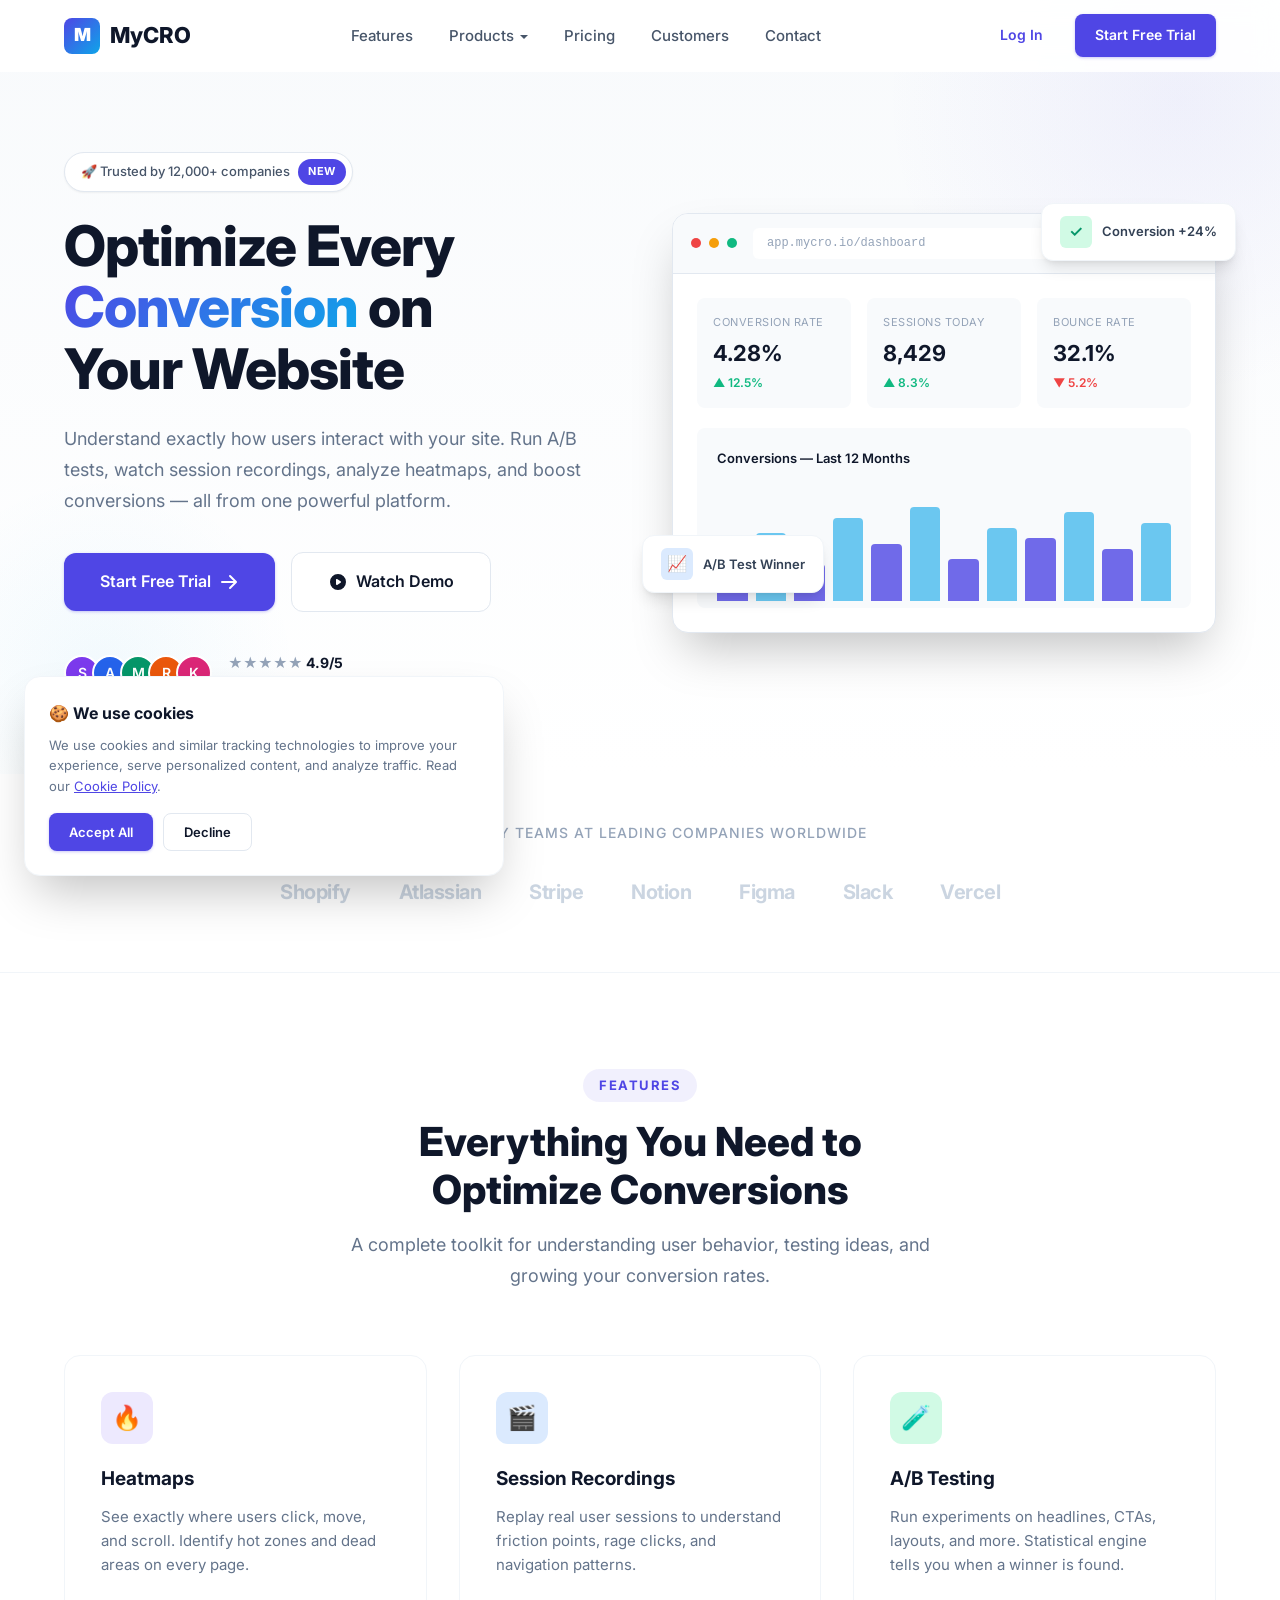
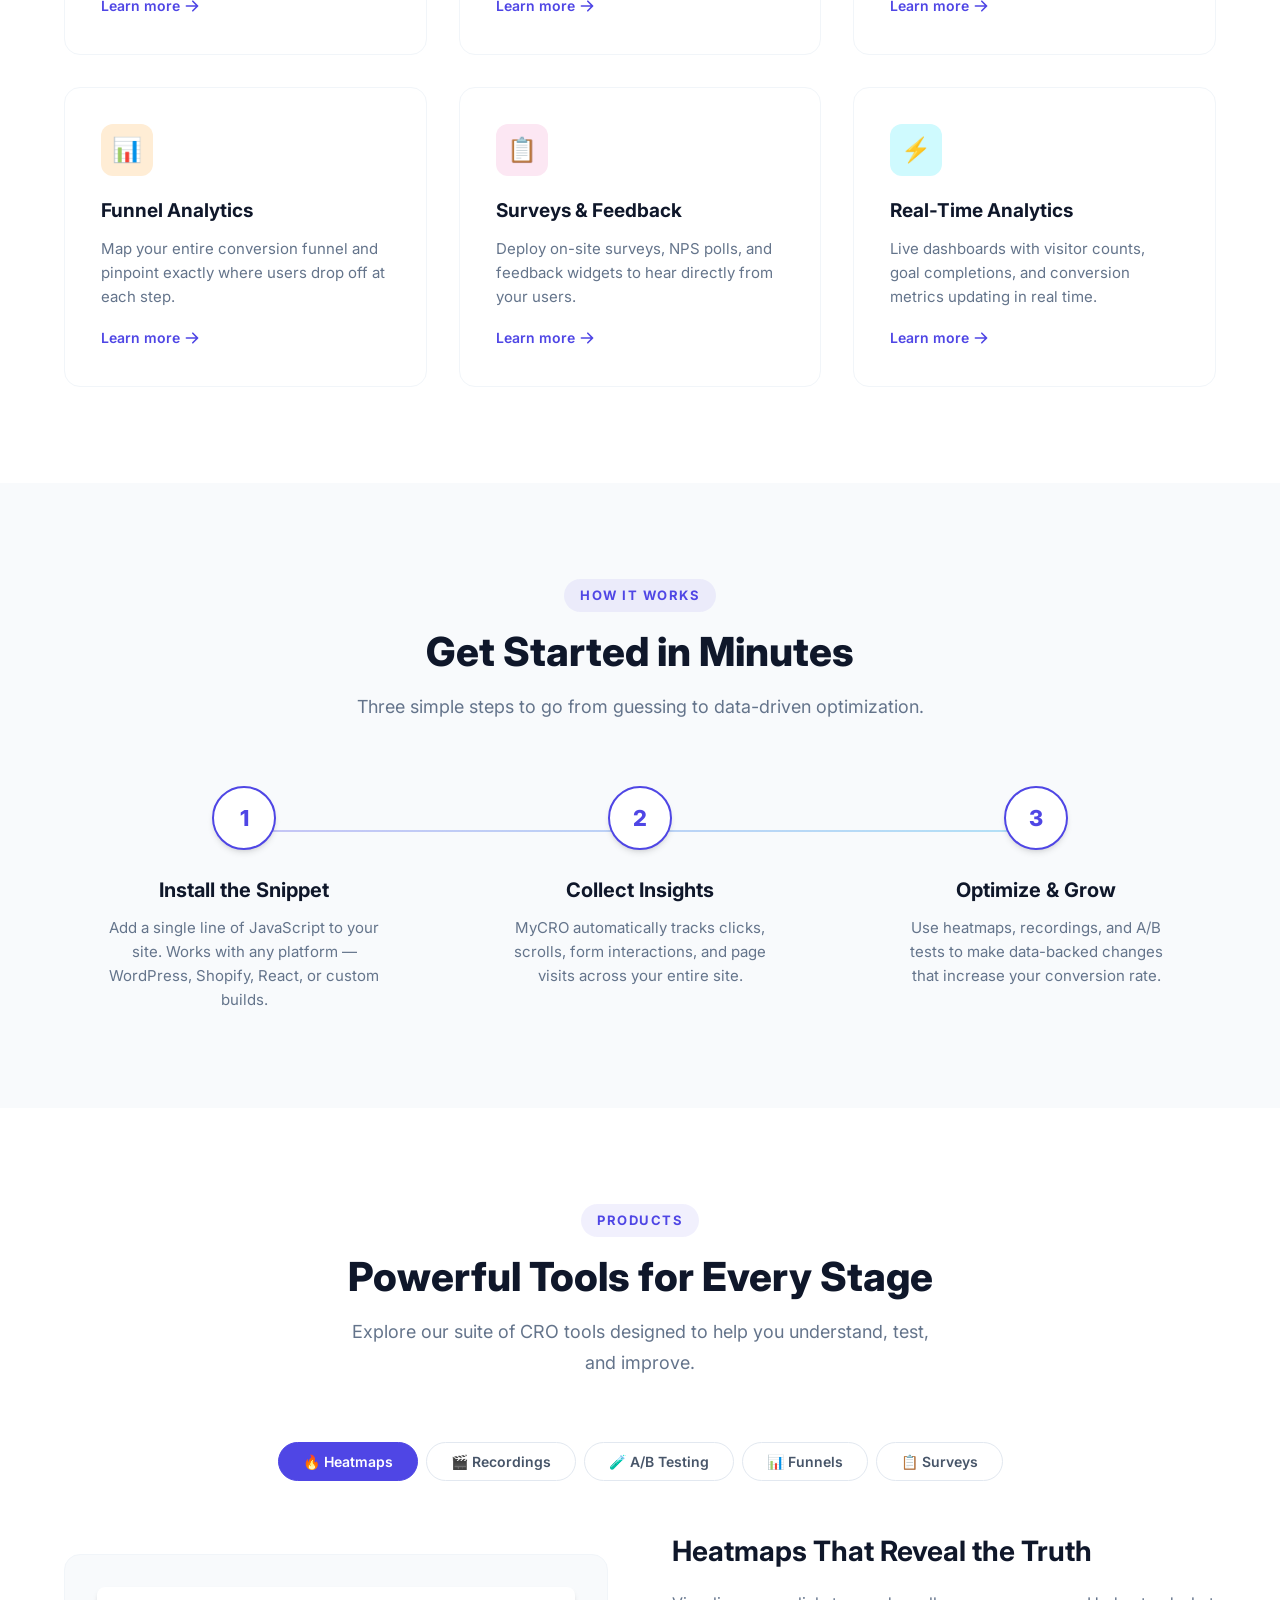
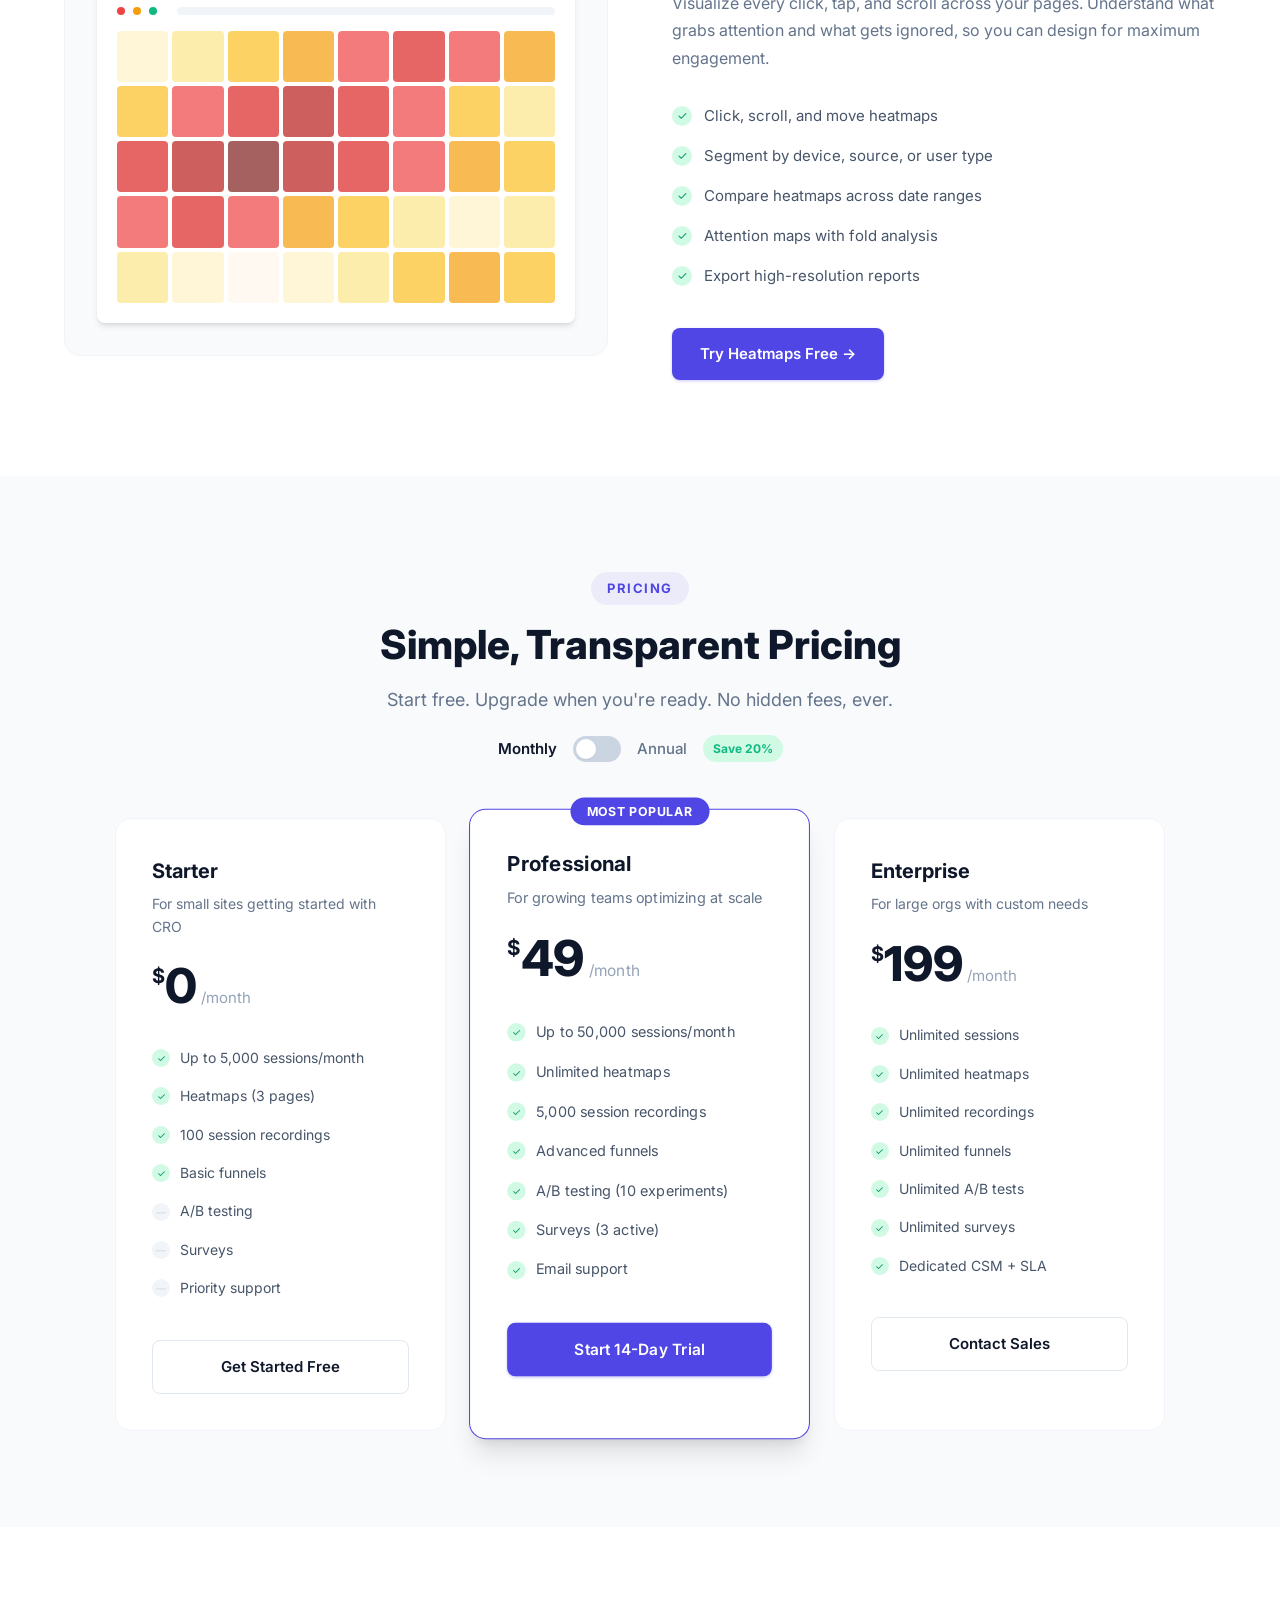
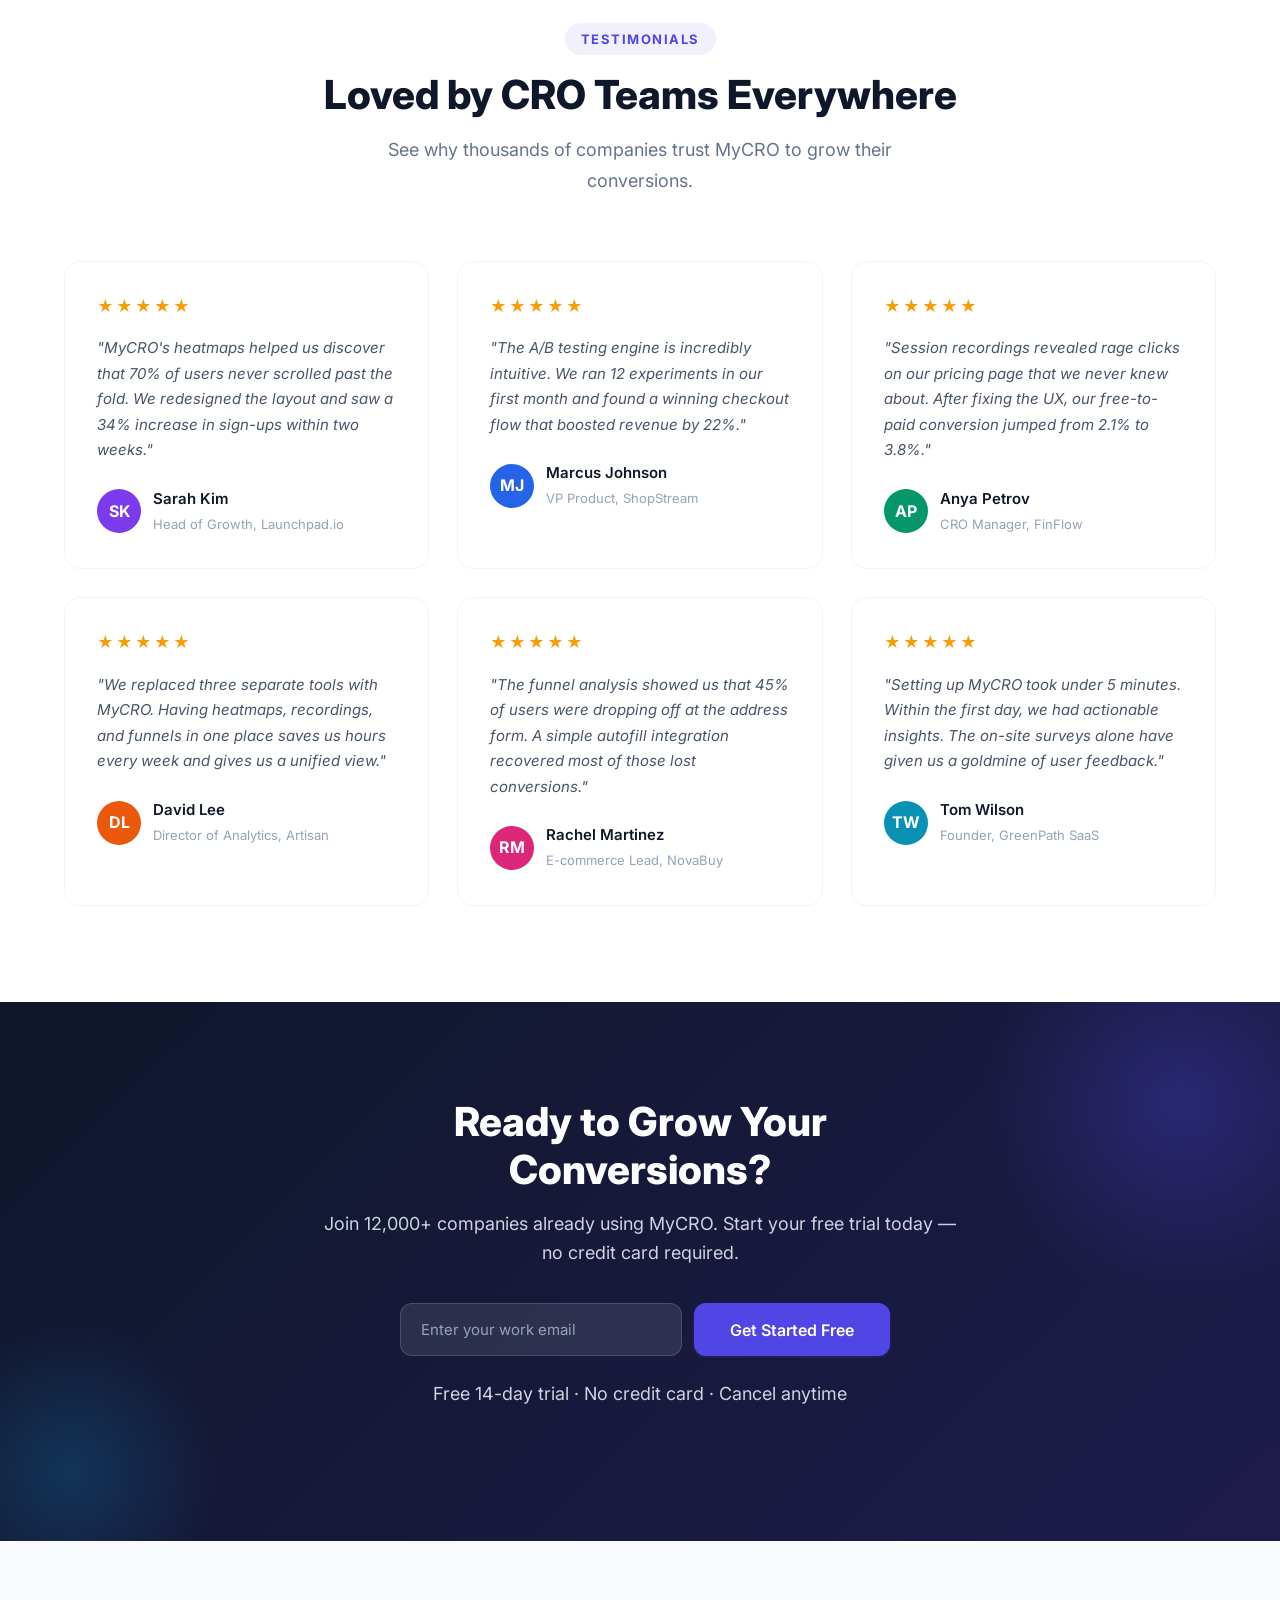
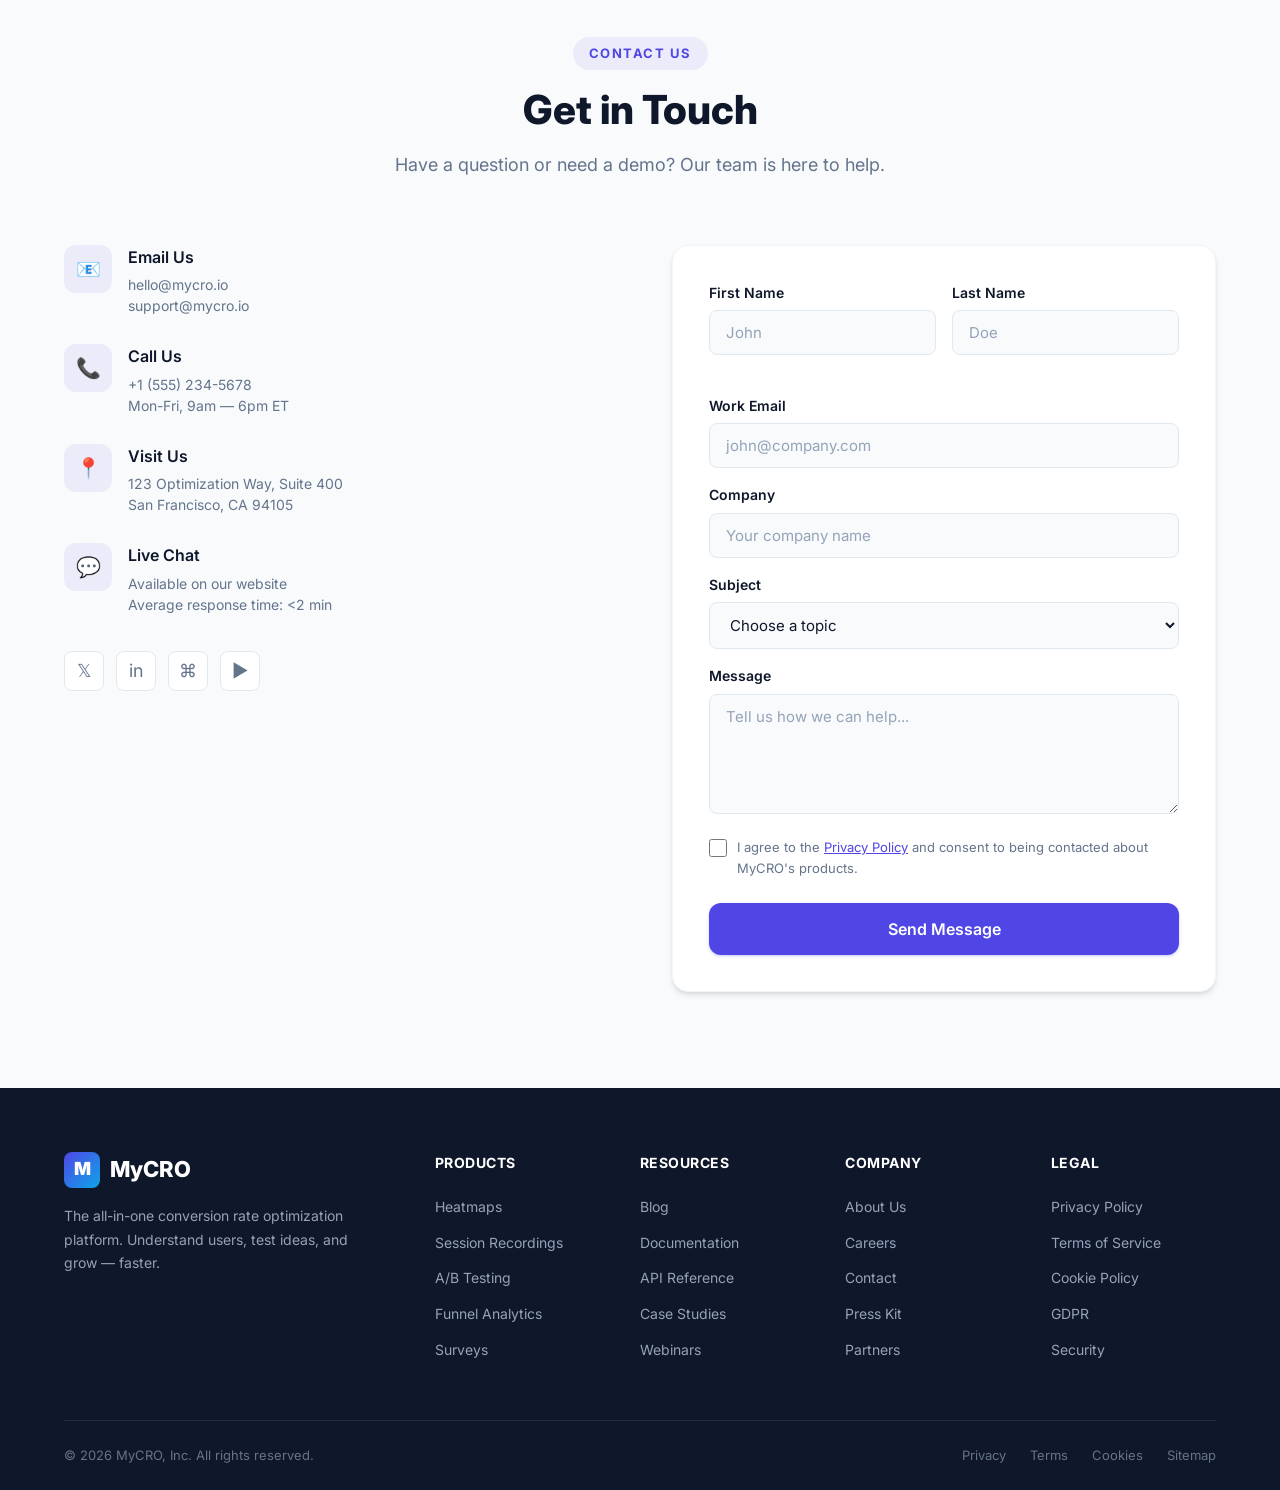
<file: index.html>
<!DOCTYPE html>
<html lang="en">
<head>
  <script type="text/javascript">(function(w,s){var e=document.createElement("script");e.type="text/javascript";e.async=true;e.src="https://d2x98wp00fzbc2.cloudfront.net/js/arunorg/6f42de40696c45cca4c8b97290031681.js";var x=document.getElementsByTagName("script")[0];x.parentNode.insertBefore(e,x);})(window,"script");</script>
  <meta charset="UTF-8">
  <meta name="viewport" content="width=device-width, initial-scale=1.0">
  <meta name="description" content="MyCRO — The all-in-one conversion rate optimization platform. Heatmaps, A/B testing, session recordings, funnels & more to grow your business.">
  <meta name="keywords" content="CRO, conversion rate optimization, heatmaps, A/B testing, session recordings, analytics">
  <meta name="author" content="MyCRO">
  <title>MyCRO — Conversion Rate Optimization Platform</title>

  <!-- Favicon -->
  <link rel="icon" href="data:image/svg+xml,<svg xmlns='http://www.w3.org/2000/svg' viewBox='0 0 100 100'><rect rx='16' width='100' height='100' fill='%234f46e5'/><text x='50' y='68' font-size='52' font-weight='bold' text-anchor='middle' fill='white'>M</text></svg>">

  <!-- Google Fonts - Inter -->
  <link rel="preconnect" href="https://fonts.googleapis.com">
  <link rel="preconnect" href="https://fonts.gstatic.com" crossorigin>
  <link href="https://fonts.googleapis.com/css2?family=Inter:wght@400;500;600;700;800;900&display=swap" rel="stylesheet">

  <!-- Styles -->
  <link rel="stylesheet" href="css/styles.css">
</head>
<body>

  <!-- ========== HEADER ========== -->
  <header class="header" id="header">
    <div class="container">
      <a href="#" class="logo" id="header-logo">
        <div class="logo-icon">M</div>
        MyCRO
      </a>

      <!-- Desktop Navigation -->
      <nav class="nav-desktop" id="nav-desktop">
        <a href="#features" id="nav-features">Features</a>
        <div class="nav-dropdown">
          <a href="#products" id="nav-products">Products</a>
          <div class="nav-dropdown-menu">
            <a href="#products" data-tab-target="heatmaps" id="nav-dropdown-heatmaps">
              <div class="nav-dropdown-icon heatmap">🔥</div>
              <div class="nav-dropdown-text">
                <strong>Heatmaps</strong>
                <span>Visualize user clicks & scrolls</span>
              </div>
            </a>
            <a href="#products" data-tab-target="recordings" id="nav-dropdown-recordings">
              <div class="nav-dropdown-icon recordings">🎬</div>
              <div class="nav-dropdown-text">
                <strong>Session Recordings</strong>
                <span>Replay real user sessions</span>
              </div>
            </a>
            <a href="#products" data-tab-target="abtesting" id="nav-dropdown-abtesting">
              <div class="nav-dropdown-icon ab-testing">🧪</div>
              <div class="nav-dropdown-text">
                <strong>A/B Testing</strong>
                <span>Test & optimize variations</span>
              </div>
            </a>
            <a href="#products" data-tab-target="funnels" id="nav-dropdown-funnels">
              <div class="nav-dropdown-icon funnels">📊</div>
              <div class="nav-dropdown-text">
                <strong>Funnel Analysis</strong>
                <span>Find conversion drop-offs</span>
              </div>
            </a>
            <a href="#products" data-tab-target="surveys" id="nav-dropdown-surveys">
              <div class="nav-dropdown-icon surveys">📋</div>
              <div class="nav-dropdown-text">
                <strong>Surveys & Feedback</strong>
                <span>Collect user insights</span>
              </div>
            </a>
          </div>
        </div>
        <a href="#pricing" id="nav-pricing">Pricing</a>
        <a href="#testimonials" id="nav-customers">Customers</a>
        <a href="#contact" id="nav-contact">Contact</a>
      </nav>

      <!-- Header Actions -->
      <div class="header-actions">
        <a href="#" class="btn btn-ghost btn-sm" id="header-login-btn">Log In</a>
        <a href="#contact" class="btn btn-primary btn-sm" id="header-free-trial-btn">Start Free Trial</a>
        <button class="mobile-menu-btn" id="mobile-menu-toggle" aria-label="Toggle navigation">
          <span></span>
          <span></span>
          <span></span>
        </button>
      </div>
    </div>

  </header>

  <!-- Mobile Navigation (outside header so backdrop-filter doesn't trap it) -->
  <nav class="nav-mobile" id="nav-mobile">
    <a href="#features" id="mobile-nav-features">Features</a>
    <a href="#products" id="mobile-nav-products">Products</a>
    <a href="#pricing" id="mobile-nav-pricing">Pricing</a>
    <a href="#testimonials" id="mobile-nav-customers">Customers</a>
    <a href="#contact" id="mobile-nav-contact">Contact</a>
    <a href="contact.html" id="mobile-nav-contact-page">Contact Page</a>
    <div class="mobile-cta">
      <a href="#" class="btn btn-secondary" id="mobile-login-btn">Log In</a>
      <a href="#contact" class="btn btn-primary" id="mobile-free-trial-btn">Start Free Trial</a>
    </div>
  </nav>

  <!-- ========== HERO ========== -->
  <section class="hero" id="home">
    <div class="container">
      <div class="hero-content">
        <div class="hero-text">
          <div class="hero-badge">
            🚀 Trusted by 12,000+ companies
            <span class="hero-badge-tag">New</span>
          </div>
          <h1>
            Optimize Every<br>
            <span class="gradient-text">Conversion</span> on<br>
            Your Website
          </h1>
          <p class="hero-description">
            Understand exactly how users interact with your site. Run A/B tests, 
            watch session recordings, analyze heatmaps, and boost conversions — all from one powerful platform.
          </p>
          <div class="hero-cta">
            <a href="#contact" class="btn btn-primary btn-lg" id="hero-start-free-trial-btn">
              Start Free Trial
              <svg class="btn-icon" viewBox="0 0 20 20" fill="currentColor"><path fill-rule="evenodd" d="M10.293 3.293a1 1 0 011.414 0l6 6a1 1 0 010 1.414l-6 6a1 1 0 01-1.414-1.414L14.586 11H3a1 1 0 110-2h11.586l-4.293-4.293a1 1 0 010-1.414z" clip-rule="evenodd"/></svg>
            </a>
            <a href="#products" class="btn btn-secondary btn-lg" id="hero-watch-demo-btn">
              <svg class="btn-icon" viewBox="0 0 20 20" fill="currentColor"><path fill-rule="evenodd" d="M10 18a8 8 0 100-16 8 8 0 000 16zM9.555 7.168A1 1 0 008 8v4a1 1 0 001.555.832l3-2a1 1 0 000-1.664l-3-2z" clip-rule="evenodd"/></svg>
              Watch Demo
            </a>
          </div>
          <div class="hero-social-proof">
            <div class="hero-avatars">
              <div class="avatar" style="background: #7c3aed;">S</div>
              <div class="avatar" style="background: #2563eb;">A</div>
              <div class="avatar" style="background: #059669;">M</div>
              <div class="avatar" style="background: #ea580c;">R</div>
              <div class="avatar" style="background: #db2777;">K</div>
            </div>
            <div class="hero-social-proof-text">
              <strong><span class="hero-stars">★★★★★</span> 4.9/5</strong>
              <span>from 2,400+ reviews</span>
            </div>
          </div>
        </div>

        <!-- Hero Dashboard Visual -->
        <div class="hero-visual">
          <div class="hero-dashboard">
            <div class="hero-dashboard-topbar">
              <div class="hero-dashboard-dot"></div>
              <div class="hero-dashboard-dot"></div>
              <div class="hero-dashboard-dot"></div>
              <div class="hero-dashboard-url">app.mycro.io/dashboard</div>
            </div>
            <div class="hero-dashboard-body">
              <div class="dashboard-stats">
                <div class="dashboard-stat-card">
                  <div class="label">Conversion Rate</div>
                  <div class="value">4.28%</div>
                  <div class="change positive">▲ 12.5%</div>
                </div>
                <div class="dashboard-stat-card">
                  <div class="label">Sessions Today</div>
                  <div class="value">8,429</div>
                  <div class="change positive">▲ 8.3%</div>
                </div>
                <div class="dashboard-stat-card">
                  <div class="label">Bounce Rate</div>
                  <div class="value">32.1%</div>
                  <div class="change negative">▼ 5.2%</div>
                </div>
              </div>
              <div class="dashboard-chart">
                <div class="dashboard-chart-title">Conversions — Last 12 Months</div>
                <div class="chart-bars">
                  <div class="chart-bar primary" style="height:10%"></div>
                  <div class="chart-bar secondary" style="height:10%"></div>
                  <div class="chart-bar primary" style="height:10%"></div>
                  <div class="chart-bar secondary" style="height:10%"></div>
                  <div class="chart-bar primary" style="height:10%"></div>
                  <div class="chart-bar secondary" style="height:10%"></div>
                  <div class="chart-bar primary" style="height:10%"></div>
                  <div class="chart-bar secondary" style="height:10%"></div>
                  <div class="chart-bar primary" style="height:10%"></div>
                  <div class="chart-bar secondary" style="height:10%"></div>
                  <div class="chart-bar primary" style="height:10%"></div>
                  <div class="chart-bar secondary" style="height:10%"></div>
                </div>
              </div>
            </div>
          </div>
          <!-- Floating badges -->
          <div class="hero-float float-1">
            <div class="hero-float-icon green">✓</div>
            <span>Conversion +24%</span>
          </div>
          <div class="hero-float float-2">
            <div class="hero-float-icon blue">📈</div>
            <span>A/B Test Winner</span>
          </div>
        </div>
      </div>
    </div>
  </section>

  <!-- ========== BRANDS ========== -->
  <section class="brands">
    <div class="container">
      <p class="brands-title">Trusted by teams at leading companies worldwide</p>
      <div class="brands-grid">
        <div class="brand-logo">Shopify</div>
        <div class="brand-logo">Atlassian</div>
        <div class="brand-logo">Stripe</div>
        <div class="brand-logo">Notion</div>
        <div class="brand-logo">Figma</div>
        <div class="brand-logo">Slack</div>
        <div class="brand-logo">Vercel</div>
      </div>
    </div>
  </section>

  <!-- ========== FEATURES ========== -->
  <section class="features section" id="features">
    <div class="container">
      <div class="features-header">
        <span class="section-label">Features</span>
        <h2 class="section-title">Everything You Need to<br>Optimize Conversions</h2>
        <p class="section-subtitle mx-auto">
          A complete toolkit for understanding user behavior, testing ideas, and growing your conversion rates.
        </p>
      </div>

      <div class="features-grid">
        <div class="feature-card" id="feature-card-heatmaps">
          <div class="feature-icon purple">🔥</div>
          <h3>Heatmaps</h3>
          <p>See exactly where users click, move, and scroll. Identify hot zones and dead areas on every page.</p>
          <a href="#products" class="feature-link" id="feature-heatmaps-learn-more">
            Learn more
            <svg viewBox="0 0 20 20" fill="currentColor"><path fill-rule="evenodd" d="M10.293 3.293a1 1 0 011.414 0l6 6a1 1 0 010 1.414l-6 6a1 1 0 01-1.414-1.414L14.586 11H3a1 1 0 110-2h11.586l-4.293-4.293a1 1 0 010-1.414z" clip-rule="evenodd"/></svg>
          </a>
        </div>

        <div class="feature-card" id="feature-card-recordings">
          <div class="feature-icon blue">🎬</div>
          <h3>Session Recordings</h3>
          <p>Replay real user sessions to understand friction points, rage clicks, and navigation patterns.</p>
          <a href="#products" class="feature-link" id="feature-recordings-learn-more">
            Learn more
            <svg viewBox="0 0 20 20" fill="currentColor"><path fill-rule="evenodd" d="M10.293 3.293a1 1 0 011.414 0l6 6a1 1 0 010 1.414l-6 6a1 1 0 01-1.414-1.414L14.586 11H3a1 1 0 110-2h11.586l-4.293-4.293a1 1 0 010-1.414z" clip-rule="evenodd"/></svg>
          </a>
        </div>

        <div class="feature-card" id="feature-card-abtesting">
          <div class="feature-icon green">🧪</div>
          <h3>A/B Testing</h3>
          <p>Run experiments on headlines, CTAs, layouts, and more. Statistical engine tells you when a winner is found.</p>
          <a href="#products" class="feature-link" id="feature-abtesting-learn-more">
            Learn more
            <svg viewBox="0 0 20 20" fill="currentColor"><path fill-rule="evenodd" d="M10.293 3.293a1 1 0 011.414 0l6 6a1 1 0 010 1.414l-6 6a1 1 0 01-1.414-1.414L14.586 11H3a1 1 0 110-2h11.586l-4.293-4.293a1 1 0 010-1.414z" clip-rule="evenodd"/></svg>
          </a>
        </div>

        <div class="feature-card" id="feature-card-funnels">
          <div class="feature-icon orange">📊</div>
          <h3>Funnel Analytics</h3>
          <p>Map your entire conversion funnel and pinpoint exactly where users drop off at each step.</p>
          <a href="#products" class="feature-link" id="feature-funnels-learn-more">
            Learn more
            <svg viewBox="0 0 20 20" fill="currentColor"><path fill-rule="evenodd" d="M10.293 3.293a1 1 0 011.414 0l6 6a1 1 0 010 1.414l-6 6a1 1 0 01-1.414-1.414L14.586 11H3a1 1 0 110-2h11.586l-4.293-4.293a1 1 0 010-1.414z" clip-rule="evenodd"/></svg>
          </a>
        </div>

        <div class="feature-card" id="feature-card-surveys">
          <div class="feature-icon pink">📋</div>
          <h3>Surveys & Feedback</h3>
          <p>Deploy on-site surveys, NPS polls, and feedback widgets to hear directly from your users.</p>
          <a href="#products" class="feature-link" id="feature-surveys-learn-more">
            Learn more
            <svg viewBox="0 0 20 20" fill="currentColor"><path fill-rule="evenodd" d="M10.293 3.293a1 1 0 011.414 0l6 6a1 1 0 010 1.414l-6 6a1 1 0 01-1.414-1.414L14.586 11H3a1 1 0 110-2h11.586l-4.293-4.293a1 1 0 010-1.414z" clip-rule="evenodd"/></svg>
          </a>
        </div>

        <div class="feature-card" id="feature-card-analytics">
          <div class="feature-icon cyan">⚡</div>
          <h3>Real-Time Analytics</h3>
          <p>Live dashboards with visitor counts, goal completions, and conversion metrics updating in real time.</p>
          <a href="#products" class="feature-link" id="feature-analytics-learn-more">
            Learn more
            <svg viewBox="0 0 20 20" fill="currentColor"><path fill-rule="evenodd" d="M10.293 3.293a1 1 0 011.414 0l6 6a1 1 0 010 1.414l-6 6a1 1 0 01-1.414-1.414L14.586 11H3a1 1 0 110-2h11.586l-4.293-4.293a1 1 0 010-1.414z" clip-rule="evenodd"/></svg>
          </a>
        </div>
      </div>
    </div>
  </section>

  <!-- ========== HOW IT WORKS ========== -->
  <section class="how-it-works section" id="how-it-works">
    <div class="container">
      <div class="how-it-works-header">
        <span class="section-label">How It Works</span>
        <h2 class="section-title">Get Started in Minutes</h2>
        <p class="section-subtitle mx-auto">
          Three simple steps to go from guessing to data-driven optimization.
        </p>
      </div>

      <div class="steps-grid">
        <div class="step-card">
          <div class="step-number">1</div>
          <h3>Install the Snippet</h3>
          <p>Add a single line of JavaScript to your site. Works with any platform — WordPress, Shopify, React, or custom builds.</p>
        </div>
        <div class="step-card">
          <div class="step-number">2</div>
          <h3>Collect Insights</h3>
          <p>MyCRO automatically tracks clicks, scrolls, form interactions, and page visits across your entire site.</p>
        </div>
        <div class="step-card">
          <div class="step-number">3</div>
          <h3>Optimize & Grow</h3>
          <p>Use heatmaps, recordings, and A/B tests to make data-backed changes that increase your conversion rate.</p>
        </div>
      </div>
    </div>
  </section>

  <!-- ========== PRODUCTS ========== -->
  <section class="products section" id="products">
    <div class="container">
      <div class="products-header">
        <span class="section-label">Products</span>
        <h2 class="section-title">Powerful Tools for Every Stage</h2>
        <p class="section-subtitle mx-auto">
          Explore our suite of CRO tools designed to help you understand, test, and improve.
        </p>
      </div>

      <!-- Product Tabs -->
      <div class="products-tabs">
        <button class="product-tab active" data-tab="heatmaps" id="product-tab-heatmaps">🔥 Heatmaps</button>
        <button class="product-tab" data-tab="recordings" id="product-tab-recordings">🎬 Recordings</button>
        <button class="product-tab" data-tab="abtesting" id="product-tab-abtesting">🧪 A/B Testing</button>
        <button class="product-tab" data-tab="funnels" id="product-tab-funnels">📊 Funnels</button>
        <button class="product-tab" data-tab="surveys" id="product-tab-surveys">📋 Surveys</button>
      </div>

      <!-- Heatmaps Content -->
      <div class="product-content active" data-tab="heatmaps">
        <div class="product-visual">
          <div class="product-mockup">
            <div class="heatmap-mockup">
              <div class="heatmap-mockup-header">
                <div class="heatmap-dot" style="background:#ef4444;"></div>
                <div class="heatmap-dot" style="background:#f59e0b;"></div>
                <div class="heatmap-dot" style="background:#10b981;"></div>
                <div class="heatmap-bar" style="flex:1; margin-left:12px;"></div>
              </div>
              <div class="heatmap-grid">
                <div class="heatmap-cell" style="background:#fef3c7;"></div>
                <div class="heatmap-cell" style="background:#fde68a;"></div>
                <div class="heatmap-cell" style="background:#fbbf24;"></div>
                <div class="heatmap-cell" style="background:#f59e0b;"></div>
                <div class="heatmap-cell" style="background:#ef4444;"></div>
                <div class="heatmap-cell" style="background:#dc2626;"></div>
                <div class="heatmap-cell" style="background:#ef4444;"></div>
                <div class="heatmap-cell" style="background:#f59e0b;"></div>
                <div class="heatmap-cell" style="background:#fbbf24;"></div>
                <div class="heatmap-cell" style="background:#ef4444;"></div>
                <div class="heatmap-cell" style="background:#dc2626;"></div>
                <div class="heatmap-cell" style="background:#b91c1c;"></div>
                <div class="heatmap-cell" style="background:#dc2626;"></div>
                <div class="heatmap-cell" style="background:#ef4444;"></div>
                <div class="heatmap-cell" style="background:#fbbf24;"></div>
                <div class="heatmap-cell" style="background:#fde68a;"></div>
                <div class="heatmap-cell" style="background:#dc2626;"></div>
                <div class="heatmap-cell" style="background:#b91c1c;"></div>
                <div class="heatmap-cell" style="background:#7f1d1d;"></div>
                <div class="heatmap-cell" style="background:#b91c1c;"></div>
                <div class="heatmap-cell" style="background:#dc2626;"></div>
                <div class="heatmap-cell" style="background:#ef4444;"></div>
                <div class="heatmap-cell" style="background:#f59e0b;"></div>
                <div class="heatmap-cell" style="background:#fbbf24;"></div>
                <div class="heatmap-cell" style="background:#ef4444;"></div>
                <div class="heatmap-cell" style="background:#dc2626;"></div>
                <div class="heatmap-cell" style="background:#ef4444;"></div>
                <div class="heatmap-cell" style="background:#f59e0b;"></div>
                <div class="heatmap-cell" style="background:#fbbf24;"></div>
                <div class="heatmap-cell" style="background:#fde68a;"></div>
                <div class="heatmap-cell" style="background:#fef3c7;"></div>
                <div class="heatmap-cell" style="background:#fde68a;"></div>
                <div class="heatmap-cell" style="background:#fde68a;"></div>
                <div class="heatmap-cell" style="background:#fef3c7;"></div>
                <div class="heatmap-cell" style="background:#fff7ed;"></div>
                <div class="heatmap-cell" style="background:#fef3c7;"></div>
                <div class="heatmap-cell" style="background:#fde68a;"></div>
                <div class="heatmap-cell" style="background:#fbbf24;"></div>
                <div class="heatmap-cell" style="background:#f59e0b;"></div>
                <div class="heatmap-cell" style="background:#fbbf24;"></div>
              </div>
            </div>
          </div>
        </div>
        <div class="product-info">
          <h3>Heatmaps That Reveal the Truth</h3>
          <p>Visualize every click, tap, and scroll across your pages. Understand what grabs attention and what gets ignored, so you can design for maximum engagement.</p>
          <ul class="product-features-list">
            <li><span class="check-icon">✓</span> Click, scroll, and move heatmaps</li>
            <li><span class="check-icon">✓</span> Segment by device, source, or user type</li>
            <li><span class="check-icon">✓</span> Compare heatmaps across date ranges</li>
            <li><span class="check-icon">✓</span> Attention maps with fold analysis</li>
            <li><span class="check-icon">✓</span> Export high-resolution reports</li>
          </ul>
          <a href="#contact" class="btn btn-primary" id="product-heatmaps-cta">Try Heatmaps Free →</a>
        </div>
      </div>

      <!-- Recordings Content -->
      <div class="product-content" data-tab="recordings">
        <div class="product-visual">
          <div class="product-mockup">
            <div style="background:#fff; border-radius:8px; padding:20px; box-shadow:0 2px 8px rgba(0,0,0,0.08);">
              <div style="display:flex; align-items:center; gap:12px; margin-bottom:16px;">
                <div style="width:48px;height:48px;border-radius:50%;background:#dbeafe;display:flex;align-items:center;justify-content:center;font-size:20px;">▶</div>
                <div>
                  <div style="font-weight:700;font-size:14px;color:#0f172a;">Session #28,491</div>
                  <div style="font-size:12px;color:#94a3b8;">Chrome · macOS · 3m 42s</div>
                </div>
                <div style="margin-left:auto;background:#d1fae5;color:#059669;font-size:11px;padding:4px 10px;border-radius:99px;font-weight:600;">Converted</div>
              </div>
              <div style="background:#f1f5f9;border-radius:6px;height:8px;margin-bottom:12px;overflow:hidden;">
                <div style="background:linear-gradient(90deg,#4f46e5,#0ea5e9);height:100%;width:72%;border-radius:6px;"></div>
              </div>
              <div style="display:flex;gap:8px;flex-wrap:wrap;">
                <div style="background:#f1f5f9;border-radius:4px;padding:6px 12px;font-size:11px;color:#475569;">🏠 Home</div>
                <div style="background:#f1f5f9;border-radius:4px;padding:6px 12px;font-size:11px;color:#475569;">→</div>
                <div style="background:#f1f5f9;border-radius:4px;padding:6px 12px;font-size:11px;color:#475569;">💰 Pricing</div>
                <div style="background:#f1f5f9;border-radius:4px;padding:6px 12px;font-size:11px;color:#475569;">→</div>
                <div style="background:#d1fae5;border-radius:4px;padding:6px 12px;font-size:11px;color:#059669;font-weight:600;">✓ Checkout</div>
              </div>
            </div>
          </div>
        </div>
        <div class="product-info">
          <h3>Watch Real Users Navigate Your Site</h3>
          <p>Session recordings let you see every mouse movement, click, scroll, and page transition. Spot usability issues before they cost you conversions.</p>
          <ul class="product-features-list">
            <li><span class="check-icon">✓</span> Auto-record all visitor sessions</li>
            <li><span class="check-icon">✓</span> Rage click & dead click detection</li>
            <li><span class="check-icon">✓</span> Filter by behavior, URL, or events</li>
            <li><span class="check-icon">✓</span> Privacy-first with auto-masking</li>
            <li><span class="check-icon">✓</span> Tag & share sessions with your team</li>
          </ul>
          <a href="#contact" class="btn btn-primary" id="product-recordings-cta">Try Recordings Free →</a>
        </div>
      </div>

      <!-- A/B Testing Content -->
      <div class="product-content" data-tab="abtesting">
        <div class="product-visual">
          <div class="product-mockup">
            <div style="background:#fff; border-radius:8px; padding:20px; box-shadow:0 2px 8px rgba(0,0,0,0.08);">
              <div style="font-weight:700;font-size:14px;color:#0f172a;margin-bottom:16px;">Experiment: CTA Button Color</div>
              <div style="display:grid;grid-template-columns:1fr 1fr;gap:16px;">
                <div style="background:#f1f5f9;border-radius:8px;padding:16px;text-align:center;">
                  <div style="font-size:12px;color:#94a3b8;margin-bottom:8px;">CONTROL (A)</div>
                  <div style="background:#4f46e5;color:white;padding:10px;border-radius:6px;font-weight:600;font-size:13px;">Sign Up Now</div>
                  <div style="font-size:24px;font-weight:800;color:#0f172a;margin-top:12px;">3.2%</div>
                  <div style="font-size:11px;color:#94a3b8;">1,247 visitors</div>
                </div>
                <div style="background:#f0fdf4;border:2px solid #10b981;border-radius:8px;padding:16px;text-align:center;">
                  <div style="font-size:12px;color:#059669;margin-bottom:8px;font-weight:600;">🏆 WINNER (B)</div>
                  <div style="background:#059669;color:white;padding:10px;border-radius:6px;font-weight:600;font-size:13px;">Start Free Trial</div>
                  <div style="font-size:24px;font-weight:800;color:#0f172a;margin-top:12px;">4.8%</div>
                  <div style="font-size:11px;color:#059669;font-weight:600;">+50% uplift</div>
                </div>
              </div>
              <div style="margin-top:16px;font-size:12px;color:#64748b;text-align:center;">
                Statistical significance: <strong style="color:#059669;">98.7%</strong> · 14 days running
              </div>
            </div>
          </div>
        </div>
        <div class="product-info">
          <h3>Test Ideas with Confidence</h3>
          <p>Our visual editor makes it easy to create variations without code. The Bayesian stats engine tells you when you have a winner — no guesswork needed.</p>
          <ul class="product-features-list">
            <li><span class="check-icon">✓</span> Visual WYSIWYG editor</li>
            <li><span class="check-icon">✓</span> Multi-variate & split URL tests</li>
            <li><span class="check-icon">✓</span> Bayesian statistical engine</li>
            <li><span class="check-icon">✓</span> Audience targeting & scheduling</li>
            <li><span class="check-icon">✓</span> Revenue & goal tracking</li>
          </ul>
          <a href="#contact" class="btn btn-primary" id="product-abtesting-cta">Try A/B Testing Free →</a>
        </div>
      </div>

      <!-- Funnels Content -->
      <div class="product-content" data-tab="funnels">
        <div class="product-visual">
          <div class="product-mockup">
            <div style="background:#fff; border-radius:8px; padding:20px; box-shadow:0 2px 8px rgba(0,0,0,0.08);">
              <div style="font-weight:700;font-size:14px;color:#0f172a;margin-bottom:16px;">Checkout Funnel — Last 30 days</div>
              <div style="display:flex; flex-direction:column; gap:8px;">
                <div style="display:flex;align-items:center;gap:12px;">
                  <div style="font-size:12px;color:#64748b;width:100px;">Landing Page</div>
                  <div style="flex:1;background:#e2e8f0;border-radius:4px;height:28px;overflow:hidden;">
                    <div style="width:100%;height:100%;background:#4f46e5;border-radius:4px;display:flex;align-items:center;padding:0 10px;">
                      <span style="color:white;font-size:11px;font-weight:600;">12,480</span>
                    </div>
                  </div>
                  <div style="font-size:12px;color:#0f172a;font-weight:600;width:50px;">100%</div>
                </div>
                <div style="display:flex;align-items:center;gap:12px;">
                  <div style="font-size:12px;color:#64748b;width:100px;">Product Page</div>
                  <div style="flex:1;background:#e2e8f0;border-radius:4px;height:28px;overflow:hidden;">
                    <div style="width:68%;height:100%;background:#7c3aed;border-radius:4px;display:flex;align-items:center;padding:0 10px;">
                      <span style="color:white;font-size:11px;font-weight:600;">8,486</span>
                    </div>
                  </div>
                  <div style="font-size:12px;color:#ef4444;font-weight:600;width:50px;">-32%</div>
                </div>
                <div style="display:flex;align-items:center;gap:12px;">
                  <div style="font-size:12px;color:#64748b;width:100px;">Add to Cart</div>
                  <div style="flex:1;background:#e2e8f0;border-radius:4px;height:28px;overflow:hidden;">
                    <div style="width:35%;height:100%;background:#2563eb;border-radius:4px;display:flex;align-items:center;padding:0 10px;">
                      <span style="color:white;font-size:11px;font-weight:600;">4,368</span>
                    </div>
                  </div>
                  <div style="font-size:12px;color:#ef4444;font-weight:600;width:50px;">-49%</div>
                </div>
                <div style="display:flex;align-items:center;gap:12px;">
                  <div style="font-size:12px;color:#64748b;width:100px;">Checkout</div>
                  <div style="flex:1;background:#e2e8f0;border-radius:4px;height:28px;overflow:hidden;">
                    <div style="width:18%;height:100%;background:#0ea5e9;border-radius:4px;display:flex;align-items:center;padding:0 10px;">
                      <span style="color:white;font-size:11px;font-weight:600;">2,246</span>
                    </div>
                  </div>
                  <div style="font-size:12px;color:#ef4444;font-weight:600;width:50px;">-49%</div>
                </div>
                <div style="display:flex;align-items:center;gap:12px;">
                  <div style="font-size:12px;color:#64748b;width:100px;">Purchase</div>
                  <div style="flex:1;background:#e2e8f0;border-radius:4px;height:28px;overflow:hidden;">
                    <div style="width:12%;height:100%;background:#10b981;border-radius:4px;display:flex;align-items:center;padding:0 10px;">
                      <span style="color:white;font-size:11px;font-weight:600;">1,497</span>
                    </div>
                  </div>
                  <div style="font-size:12px;color:#059669;font-weight:600;width:50px;">12%</div>
                </div>
              </div>
            </div>
          </div>
        </div>
        <div class="product-info">
          <h3>Find Where Conversions Leak</h3>
          <p>Build custom funnels to track how users move through your conversion flow. Know exactly which step loses the most visitors and why.</p>
          <ul class="product-features-list">
            <li><span class="check-icon">✓</span> Visual funnel builder</li>
            <li><span class="check-icon">✓</span> Step-by-step drop-off analysis</li>
            <li><span class="check-icon">✓</span> Segment by user attributes</li>
            <li><span class="check-icon">✓</span> Connect recordings to funnel steps</li>
            <li><span class="check-icon">✓</span> Goal-based conversion tracking</li>
          </ul>
          <a href="#contact" class="btn btn-primary" id="product-funnels-cta">Try Funnels Free →</a>
        </div>
      </div>

      <!-- Surveys Content -->
      <div class="product-content" data-tab="surveys">
        <div class="product-visual">
          <div class="product-mockup">
            <div style="background:#fff; border-radius:8px; padding:20px; box-shadow:0 2px 8px rgba(0,0,0,0.08);">
              <div style="font-weight:700;font-size:14px;color:#0f172a;margin-bottom:4px;">How likely are you to recommend us?</div>
              <div style="font-size:12px;color:#94a3b8;margin-bottom:16px;">NPS Survey · 847 responses</div>
              <div style="display:flex;gap:4px;margin-bottom:16px;">
                <div style="flex:1;text-align:center;padding:8px 4px;background:#fee2e2;border-radius:4px;font-size:11px;color:#dc2626;font-weight:600;">0</div>
                <div style="flex:1;text-align:center;padding:8px 4px;background:#fee2e2;border-radius:4px;font-size:11px;color:#dc2626;font-weight:600;">1</div>
                <div style="flex:1;text-align:center;padding:8px 4px;background:#fef3c7;border-radius:4px;font-size:11px;color:#d97706;font-weight:600;">2</div>
                <div style="flex:1;text-align:center;padding:8px 4px;background:#fef3c7;border-radius:4px;font-size:11px;color:#d97706;font-weight:600;">3</div>
                <div style="flex:1;text-align:center;padding:8px 4px;background:#fef3c7;border-radius:4px;font-size:11px;color:#d97706;font-weight:600;">4</div>
                <div style="flex:1;text-align:center;padding:8px 4px;background:#fef3c7;border-radius:4px;font-size:11px;color:#d97706;font-weight:600;">5</div>
                <div style="flex:1;text-align:center;padding:8px 4px;background:#fef3c7;border-radius:4px;font-size:11px;color:#d97706;font-weight:600;">6</div>
                <div style="flex:1;text-align:center;padding:8px 4px;background:#ecfdf5;border-radius:4px;font-size:11px;color:#059669;font-weight:600;">7</div>
                <div style="flex:1;text-align:center;padding:8px 4px;background:#ecfdf5;border-radius:4px;font-size:11px;color:#059669;font-weight:600;">8</div>
                <div style="flex:1;text-align:center;padding:8px 4px;background:#d1fae5;border-radius:4px;font-size:11px;color:#059669;font-weight:700;">9</div>
                <div style="flex:1;text-align:center;padding:8px 4px;background:#bbf7d0;border:2px solid #10b981;border-radius:4px;font-size:11px;color:#059669;font-weight:700;">10</div>
              </div>
              <div style="display:flex;justify-content:space-between;margin-top:12px;">
                <div style="text-align:center;">
                  <div style="font-size:20px;font-weight:800;color:#059669;">72</div>
                  <div style="font-size:11px;color:#64748b;">NPS Score</div>
                </div>
                <div style="text-align:center;">
                  <div style="font-size:20px;font-weight:800;color:#0f172a;">78%</div>
                  <div style="font-size:11px;color:#64748b;">Promoters</div>
                </div>
                <div style="text-align:center;">
                  <div style="font-size:20px;font-weight:800;color:#f59e0b;">16%</div>
                  <div style="font-size:11px;color:#64748b;">Passives</div>
                </div>
                <div style="text-align:center;">
                  <div style="font-size:20px;font-weight:800;color:#ef4444;">6%</div>
                  <div style="font-size:11px;color:#64748b;">Detractors</div>
                </div>
              </div>
            </div>
          </div>
        </div>
        <div class="product-info">
          <h3>Hear Directly From Your Users</h3>
          <p>Launch targeted surveys to understand user intent, satisfaction, and pain points. Collect qualitative insights to complement your quantitative data.</p>
          <ul class="product-features-list">
            <li><span class="check-icon">✓</span> NPS, CSAT, and custom surveys</li>
            <li><span class="check-icon">✓</span> Trigger on exit intent or time on page</li>
            <li><span class="check-icon">✓</span> Multi-step questionnaire builder</li>
            <li><span class="check-icon">✓</span> Response analytics & word clouds</li>
            <li><span class="check-icon">✓</span> Embed anywhere or use slide-ins</li>
          </ul>
          <a href="#contact" class="btn btn-primary" id="product-surveys-cta">Try Surveys Free →</a>
        </div>
      </div>
    </div>
  </section>

  <!-- ========== PRICING ========== -->
  <section class="pricing section" id="pricing">
    <div class="container">
      <div class="pricing-header">
        <span class="section-label">Pricing</span>
        <h2 class="section-title">Simple, Transparent Pricing</h2>
        <p class="section-subtitle mx-auto">Start free. Upgrade when you're ready. No hidden fees, ever.</p>
      </div>

      <div class="pricing-toggle">
        <span class="pricing-toggle-label active" data-period="monthly">Monthly</span>
        <div class="pricing-switch" id="pricing-period-toggle" role="button" tabindex="0" aria-label="Toggle annual pricing"></div>
        <span class="pricing-toggle-label" data-period="annual">Annual</span>
        <span class="pricing-save-badge">Save 20%</span>
      </div>

      <div class="pricing-grid">
        <!-- Starter -->
        <div class="pricing-card">
          <div class="pricing-card-header">
            <h3>Starter</h3>
            <p>For small sites getting started with CRO</p>
          </div>
          <div class="pricing-amount">
            <span class="price-monthly">
              <span class="currency">$</span><span class="price">0</span><span class="period">/month</span>
            </span>
            <span class="price-annual" style="display:none;">
              <span class="currency">$</span><span class="price">0</span><span class="period">/month</span>
            </span>
          </div>
          <ul class="pricing-features">
            <li><span class="check included">✓</span> Up to 5,000 sessions/month</li>
            <li><span class="check included">✓</span> Heatmaps (3 pages)</li>
            <li><span class="check included">✓</span> 100 session recordings</li>
            <li><span class="check included">✓</span> Basic funnels</li>
            <li><span class="check not-included">—</span> A/B testing</li>
            <li><span class="check not-included">—</span> Surveys</li>
            <li><span class="check not-included">—</span> Priority support</li>
          </ul>
          <a href="#contact" class="btn btn-secondary" id="pricing-starter-cta">Get Started Free</a>
        </div>

        <!-- Pro -->
        <div class="pricing-card popular" id="pricing-card-professional">
          <div class="pricing-popular-badge">Most Popular</div>
          <div class="pricing-card-header">
            <h3>Professional</h3>
            <p>For growing teams optimizing at scale</p>
          </div>
          <div class="pricing-amount">
            <span class="price-monthly">
              <span class="currency">$</span><span class="price">49</span><span class="period">/month</span>
            </span>
            <span class="price-annual" style="display:none;">
              <span class="currency">$</span><span class="price">39</span><span class="period">/month</span>
            </span>
          </div>
          <ul class="pricing-features">
            <li><span class="check included">✓</span> Up to 50,000 sessions/month</li>
            <li><span class="check included">✓</span> Unlimited heatmaps</li>
            <li><span class="check included">✓</span> 5,000 session recordings</li>
            <li><span class="check included">✓</span> Advanced funnels</li>
            <li><span class="check included">✓</span> A/B testing (10 experiments)</li>
            <li><span class="check included">✓</span> Surveys (3 active)</li>
            <li><span class="check included">✓</span> Email support</li>
          </ul>
          <a href="#contact" class="btn btn-primary" id="pricing-professional-cta">Start 14-Day Trial</a>
        </div>

        <!-- Enterprise -->
        <div class="pricing-card" id="pricing-card-enterprise">
          <div class="pricing-card-header">
            <h3>Enterprise</h3>
            <p>For large orgs with custom needs</p>
          </div>
          <div class="pricing-amount">
            <span class="price-monthly">
              <span class="currency">$</span><span class="price">199</span><span class="period">/month</span>
            </span>
            <span class="price-annual" style="display:none;">
              <span class="currency">$</span><span class="price">159</span><span class="period">/month</span>
            </span>
          </div>
          <ul class="pricing-features">
            <li><span class="check included">✓</span> Unlimited sessions</li>
            <li><span class="check included">✓</span> Unlimited heatmaps</li>
            <li><span class="check included">✓</span> Unlimited recordings</li>
            <li><span class="check included">✓</span> Unlimited funnels</li>
            <li><span class="check included">✓</span> Unlimited A/B tests</li>
            <li><span class="check included">✓</span> Unlimited surveys</li>
            <li><span class="check included">✓</span> Dedicated CSM + SLA</li>
          </ul>
          <a href="#contact" class="btn btn-secondary" id="pricing-enterprise-cta">Contact Sales</a>
        </div>
      </div>
    </div>
  </section>

  <!-- ========== TESTIMONIALS ========== -->
  <section class="testimonials section" id="testimonials">
    <div class="container">
      <div class="testimonials-header">
        <span class="section-label">Testimonials</span>
        <h2 class="section-title">Loved by CRO Teams Everywhere</h2>
        <p class="section-subtitle mx-auto">
          See why thousands of companies trust MyCRO to grow their conversions.
        </p>
      </div>

      <div class="testimonials-grid">
        <div class="testimonial-card">
          <div class="testimonial-stars">★★★★★</div>
          <blockquote>"MyCRO's heatmaps helped us discover that 70% of users never scrolled past the fold. We redesigned the layout and saw a 34% increase in sign-ups within two weeks."</blockquote>
          <div class="testimonial-author">
            <div class="testimonial-avatar" style="background: #7c3aed;">SK</div>
            <div class="testimonial-author-info">
              <strong>Sarah Kim</strong>
              <span>Head of Growth, Launchpad.io</span>
            </div>
          </div>
        </div>

        <div class="testimonial-card">
          <div class="testimonial-stars">★★★★★</div>
          <blockquote>"The A/B testing engine is incredibly intuitive. We ran 12 experiments in our first month and found a winning checkout flow that boosted revenue by 22%."</blockquote>
          <div class="testimonial-author">
            <div class="testimonial-avatar" style="background: #2563eb;">MJ</div>
            <div class="testimonial-author-info">
              <strong>Marcus Johnson</strong>
              <span>VP Product, ShopStream</span>
            </div>
          </div>
        </div>

        <div class="testimonial-card">
          <div class="testimonial-stars">★★★★★</div>
          <blockquote>"Session recordings revealed rage clicks on our pricing page that we never knew about. After fixing the UX, our free-to-paid conversion jumped from 2.1% to 3.8%."</blockquote>
          <div class="testimonial-author">
            <div class="testimonial-avatar" style="background: #059669;">AP</div>
            <div class="testimonial-author-info">
              <strong>Anya Petrov</strong>
              <span>CRO Manager, FinFlow</span>
            </div>
          </div>
        </div>

        <div class="testimonial-card">
          <div class="testimonial-stars">★★★★★</div>
          <blockquote>"We replaced three separate tools with MyCRO. Having heatmaps, recordings, and funnels in one place saves us hours every week and gives us a unified view."</blockquote>
          <div class="testimonial-author">
            <div class="testimonial-avatar" style="background: #ea580c;">DL</div>
            <div class="testimonial-author-info">
              <strong>David Lee</strong>
              <span>Director of Analytics, Artisan</span>
            </div>
          </div>
        </div>

        <div class="testimonial-card">
          <div class="testimonial-stars">★★★★★</div>
          <blockquote>"The funnel analysis showed us that 45% of users were dropping off at the address form. A simple autofill integration recovered most of those lost conversions."</blockquote>
          <div class="testimonial-author">
            <div class="testimonial-avatar" style="background: #db2777;">RM</div>
            <div class="testimonial-author-info">
              <strong>Rachel Martinez</strong>
              <span>E-commerce Lead, NovaBuy</span>
            </div>
          </div>
        </div>

        <div class="testimonial-card">
          <div class="testimonial-stars">★★★★★</div>
          <blockquote>"Setting up MyCRO took under 5 minutes. Within the first day, we had actionable insights. The on-site surveys alone have given us a goldmine of user feedback."</blockquote>
          <div class="testimonial-author">
            <div class="testimonial-avatar" style="background: #0891b2;">TW</div>
            <div class="testimonial-author-info">
              <strong>Tom Wilson</strong>
              <span>Founder, GreenPath SaaS</span>
            </div>
          </div>
        </div>
      </div>
    </div>
  </section>

  <!-- ========== CTA / NEWSLETTER ========== -->
  <section class="cta-section section" id="cta">
    <div class="container">
      <div class="cta-content">
        <h2>Ready to Grow Your Conversions?</h2>
        <p>Join 12,000+ companies already using MyCRO. Start your free trial today — no credit card required.</p>
        <form class="cta-form" id="cta-form">
          <input type="email" placeholder="Enter your work email" required aria-label="Email address" id="cta-email-input">
          <button type="submit" class="btn btn-primary btn-lg" id="cta-get-started-btn">Get Started Free</button>
        </form>
        <p class="cta-note">Free 14-day trial · No credit card · Cancel anytime</p>
      </div>
    </div>
  </section>

  <!-- ========== CONTACT ========== -->
  <section class="contact section" id="contact">
    <div class="container">
      <div class="contact-header">
        <span class="section-label">Contact Us</span>
        <h2 class="section-title">Get in Touch</h2>
        <p class="section-subtitle mx-auto">
          Have a question or need a demo? Our team is here to help.
        </p>
      </div>

      <div class="contact-grid">
        <div class="contact-info">
          <div class="contact-info-card">
            <div class="contact-info-icon">📧</div>
            <div>
              <h4>Email Us</h4>
              <p>hello@mycro.io<br>support@mycro.io</p>
            </div>
          </div>
          <div class="contact-info-card">
            <div class="contact-info-icon">📞</div>
            <div>
              <h4>Call Us</h4>
              <p>+1 (555) 234-5678<br>Mon-Fri, 9am — 6pm ET</p>
            </div>
          </div>
          <div class="contact-info-card">
            <div class="contact-info-icon">📍</div>
            <div>
              <h4>Visit Us</h4>
              <p>123 Optimization Way, Suite 400<br>San Francisco, CA 94105</p>
            </div>
          </div>
          <div class="contact-info-card">
            <div class="contact-info-icon">💬</div>
            <div>
              <h4>Live Chat</h4>
              <p>Available on our website<br>Average response time: &lt;2 min</p>
            </div>
          </div>
          <div class="contact-socials">
            <a href="#" class="contact-social-link" aria-label="Twitter" id="social-twitter">𝕏</a>
            <a href="#" class="contact-social-link" aria-label="LinkedIn" id="social-linkedin">in</a>
            <a href="#" class="contact-social-link" aria-label="GitHub" id="social-github">⌘</a>
            <a href="#" class="contact-social-link" aria-label="YouTube" id="social-youtube">▶</a>
          </div>
        </div>

        <form class="contact-form" id="contact-form">
          <div class="form-row">
            <div class="form-group">
              <label for="firstName">First Name</label>
              <input type="text" id="firstName" name="firstName" placeholder="John" required>
            </div>
            <div class="form-group">
              <label for="lastName">Last Name</label>
              <input type="text" id="lastName" name="lastName" placeholder="Doe" required>
            </div>
          </div>
          <div class="form-group">
            <label for="email">Work Email</label>
            <input type="email" id="email" name="email" placeholder="john@company.com" required>
          </div>
          <div class="form-group">
            <label for="company">Company</label>
            <input type="text" id="company" name="company" placeholder="Your company name">
          </div>
          <div class="form-group">
            <label for="subject">Subject</label>
            <select id="subject" name="subject" required>
              <option value="" disabled selected>Choose a topic</option>
              <option value="demo">Request a Demo</option>
              <option value="pricing">Pricing Inquiry</option>
              <option value="support">Technical Support</option>
              <option value="partnership">Partnership</option>
              <option value="other">Other</option>
            </select>
          </div>
          <div class="form-group">
            <label for="message">Message</label>
            <textarea id="message" name="message" placeholder="Tell us how we can help..." rows="4" required></textarea>
          </div>
          <div class="form-checkbox">
            <input type="checkbox" id="consent" name="consent" required>
            <label for="consent">I agree to the <a href="#" id="contact-privacy-policy-link">Privacy Policy</a> and consent to being contacted about MyCRO's products.</label>
          </div>
          <button type="submit" class="btn btn-primary btn-lg" id="contact-form-submit-btn">Send Message</button>
        </form>
      </div>
    </div>
  </section>

  <!-- ========== FOOTER ========== -->
  <footer class="footer" id="footer">
    <div class="container">
      <div class="footer-grid">
        <div class="footer-brand">
          <a href="#" class="logo" id="footer-logo">
            <div class="logo-icon">M</div>
            MyCRO
          </a>
          <p>The all-in-one conversion rate optimization platform. Understand users, test ideas, and grow — faster.</p>
        </div>
        <div class="footer-column">
          <h4>Products</h4>
          <ul>
            <li><a href="#products" id="footer-products-heatmaps">Heatmaps</a></li>
            <li><a href="#products" id="footer-products-recordings">Session Recordings</a></li>
            <li><a href="#products" id="footer-products-abtesting">A/B Testing</a></li>
            <li><a href="#products" id="footer-products-funnels">Funnel Analytics</a></li>
            <li><a href="#products" id="footer-products-surveys">Surveys</a></li>
          </ul>
        </div>
        <div class="footer-column">
          <h4>Resources</h4>
          <ul>
            <li><a href="#" id="footer-resources-blog">Blog</a></li>
            <li><a href="#" id="footer-resources-docs">Documentation</a></li>
            <li><a href="#" id="footer-resources-api">API Reference</a></li>
            <li><a href="#" id="footer-resources-case-studies">Case Studies</a></li>
            <li><a href="#" id="footer-resources-webinars">Webinars</a></li>
          </ul>
        </div>
        <div class="footer-column">
          <h4>Company</h4>
          <ul>
            <li><a href="#" id="footer-company-about">About Us</a></li>
            <li><a href="#" id="footer-company-careers">Careers</a></li>
            <li><a href="#contact" id="footer-company-contact">Contact</a></li>
            <li><a href="#" id="footer-company-press">Press Kit</a></li>
            <li><a href="#" id="footer-company-partners">Partners</a></li>
          </ul>
        </div>
        <div class="footer-column">
          <h4>Legal</h4>
          <ul>
            <li><a href="#" id="footer-legal-privacy">Privacy Policy</a></li>
            <li><a href="#" id="footer-legal-terms">Terms of Service</a></li>
            <li><a href="#" id="footer-legal-cookies">Cookie Policy</a></li>
            <li><a href="#" id="footer-legal-gdpr">GDPR</a></li>
            <li><a href="#" id="footer-legal-security">Security</a></li>
          </ul>
        </div>
      </div>
      <div class="footer-bottom">
        <p>&copy; 2026 MyCRO, Inc. All rights reserved.</p>
        <div class="footer-bottom-links">
          <a href="#" id="footer-bottom-privacy">Privacy</a>
          <a href="#" id="footer-bottom-terms">Terms</a>
          <a href="#" id="footer-bottom-cookies">Cookies</a>
          <a href="#" id="footer-bottom-sitemap">Sitemap</a>
        </div>
      </div>
    </div>
  </footer>

  <!-- ========== COOKIE BANNER ========== -->
  <div class="cookie-banner" id="cookie-banner">
    <h4>🍪 We use cookies</h4>
    <p>We use cookies and similar tracking technologies to improve your experience, serve personalized content, and analyze traffic. Read our <a href="#" id="cookie-policy-link" style="color:var(--color-primary);text-decoration:underline;">Cookie Policy</a>.</p>
    <div class="cookie-banner-actions">
      <button class="btn btn-primary btn-sm" id="cookie-accept">Accept All</button>
      <button class="btn btn-secondary btn-sm" id="cookie-decline">Decline</button>
    </div>
  </div>

  <!-- ========== TOAST ========== -->
  <div class="toast" id="toast">
    <div class="toast-icon success">✓</div>
    <div class="toast-content">
      <strong>Success</strong>
      <span>Action completed.</span>
    </div>
  </div>

  <!-- ========== BACK TO TOP ========== -->
  <a href="#" class="back-to-top" id="back-to-top-btn" aria-label="Back to top">↑</a>

  <!-- Scripts -->
  <script src="js/main.js"></script>
</body>
</html>
</file>
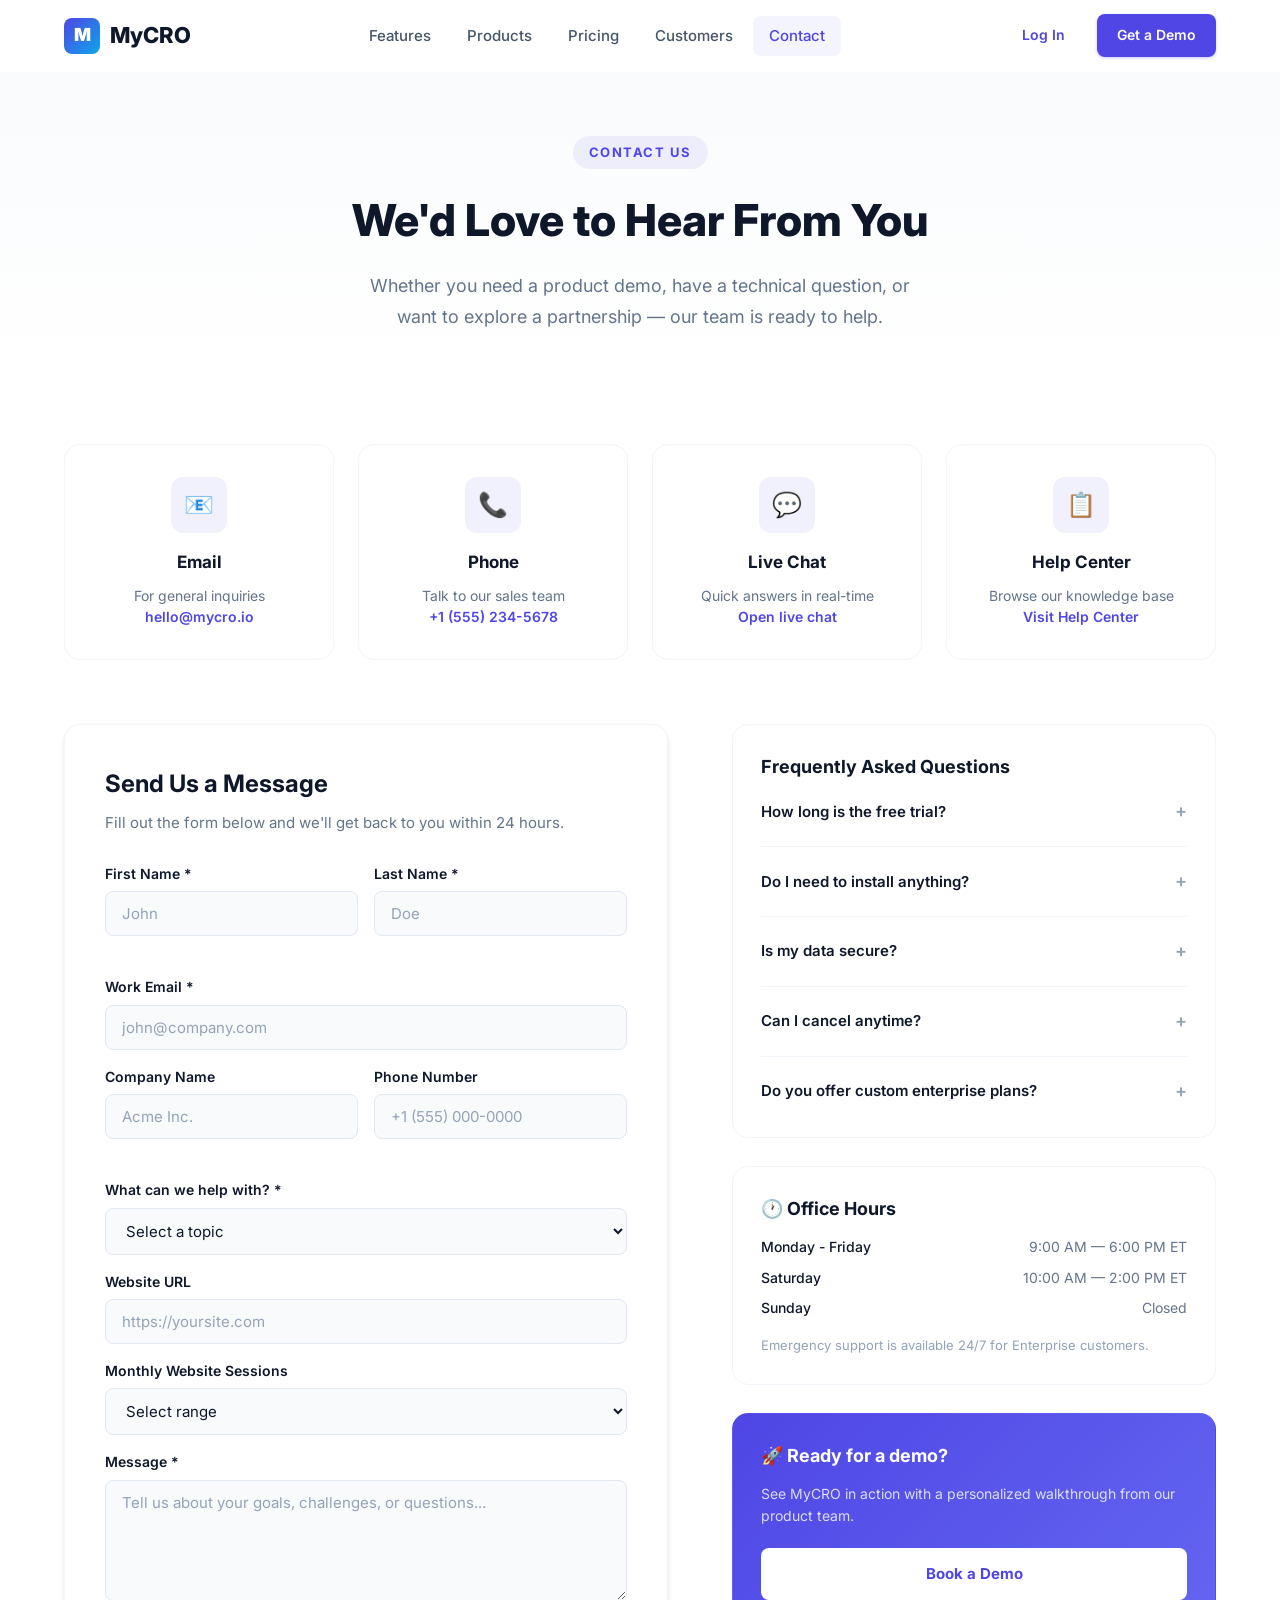
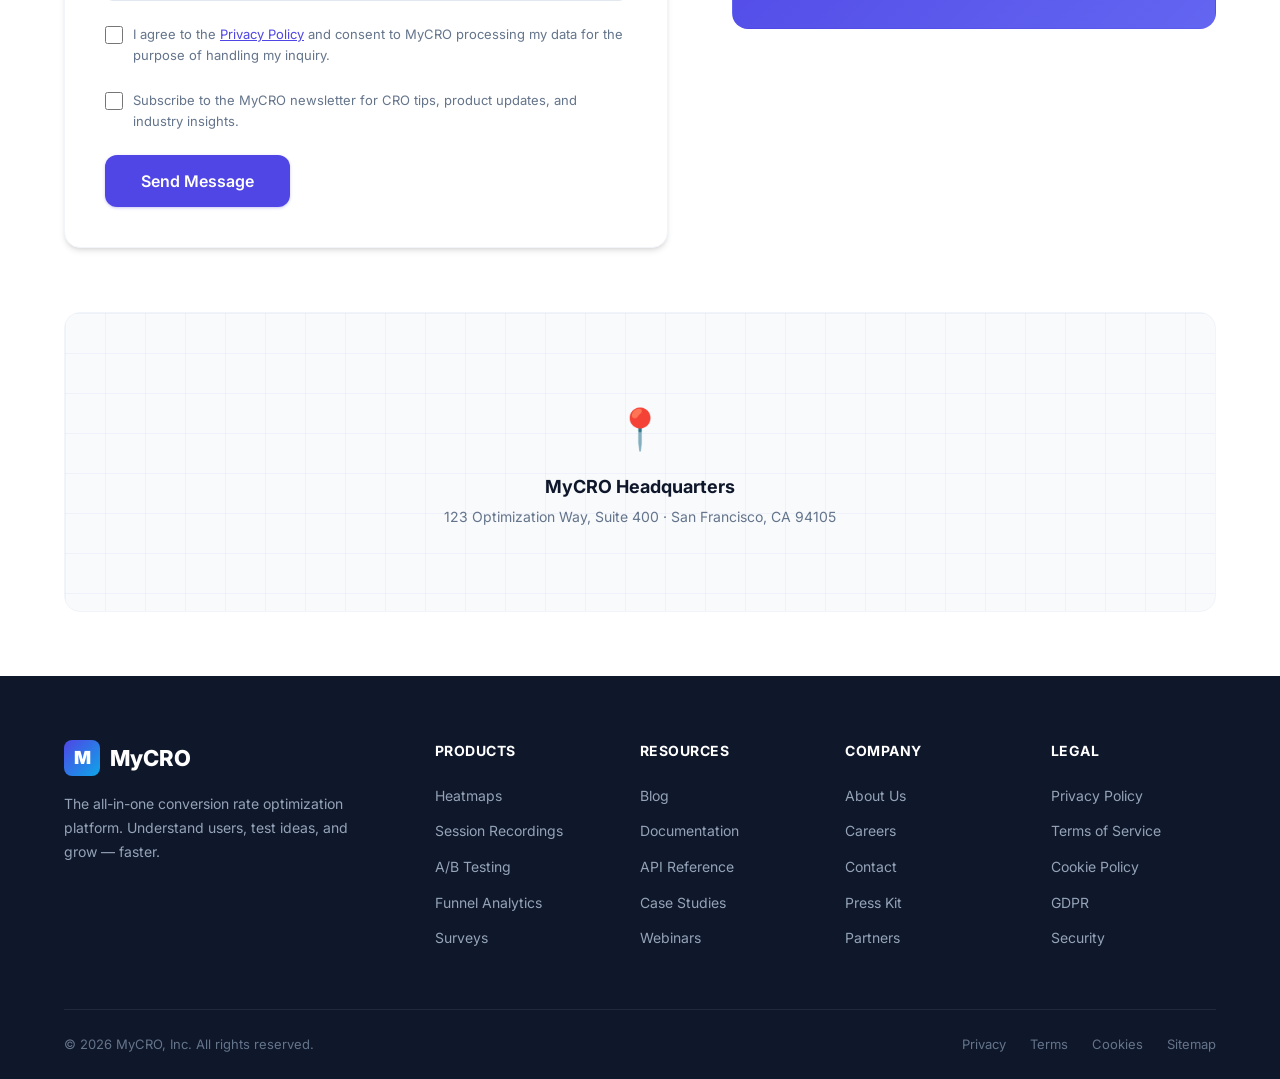
<file: contact.html>
<!DOCTYPE html>
<html lang="en">
<head>
  <meta charset="UTF-8">
  <meta name="viewport" content="width=device-width, initial-scale=1.0">
  <meta name="description" content="Contact MyCRO — Get in touch with our team for demos, support, or partnership inquiries.">
  <title>Contact Us — MyCRO</title>

  <!-- Favicon -->
  <link rel="icon" href="data:image/svg+xml,<svg xmlns='http://www.w3.org/2000/svg' viewBox='0 0 100 100'><rect rx='16' width='100' height='100' fill='%234f46e5'/><text x='50' y='68' font-size='52' font-weight='bold' text-anchor='middle' fill='white'>M</text></svg>">

  <!-- Fonts -->
  <link rel="preconnect" href="https://fonts.googleapis.com">
  <link rel="preconnect" href="https://fonts.gstatic.com" crossorigin>
  <link href="https://fonts.googleapis.com/css2?family=Inter:wght@400;500;600;700;800;900&display=swap" rel="stylesheet">

  <!-- Styles -->
  <link rel="stylesheet" href="css/styles.css">

  <style>
    /* Contact page specific styles */
    .contact-hero {
      padding-top: calc(var(--header-height) + 64px);
      padding-bottom: 48px;
      background: linear-gradient(180deg, var(--color-gray-100) 0%, var(--color-white) 100%);
      text-align: center;
    }

    .contact-hero h1 {
      font-size: 44px;
      font-weight: 800;
      color: var(--color-dark);
      margin-bottom: 16px;
    }

    .contact-hero p {
      font-size: 18px;
      color: var(--color-gray-600);
      max-width: 560px;
      margin: 0 auto;
      line-height: 1.7;
    }

    .contact-methods {
      padding: 64px 0;
    }

    .contact-methods-grid {
      display: grid;
      grid-template-columns: repeat(4, 1fr);
      gap: 24px;
      margin-bottom: 64px;
    }

    .contact-method-card {
      background: var(--color-white);
      border: 1px solid var(--color-gray-200);
      border-radius: var(--radius-xl);
      padding: 32px 24px;
      text-align: center;
      transition: all var(--transition-normal);
    }

    .contact-method-card:hover {
      border-color: var(--color-primary-light);
      box-shadow: var(--shadow-lg);
      transform: translateY(-4px);
    }

    .contact-method-icon {
      width: 56px;
      height: 56px;
      border-radius: var(--radius-lg);
      background: rgba(79,70,229,0.08);
      display: flex;
      align-items: center;
      justify-content: center;
      font-size: 24px;
      margin: 0 auto 16px;
    }

    .contact-method-card h3 {
      font-size: 17px;
      font-weight: 700;
      color: var(--color-dark);
      margin-bottom: 8px;
    }

    .contact-method-card p {
      font-size: 14px;
      color: var(--color-gray-600);
      line-height: 1.5;
    }

    .contact-method-card a {
      color: var(--color-primary);
      font-weight: 600;
    }

    .contact-page-grid {
      display: grid;
      grid-template-columns: 5fr 4fr;
      gap: 64px;
      align-items: start;
    }

    .contact-full-form {
      background: var(--color-white);
      border: 1px solid var(--color-gray-200);
      border-radius: var(--radius-xl);
      padding: 40px;
      box-shadow: var(--shadow-md);
    }

    .contact-full-form h2 {
      font-size: 24px;
      font-weight: 700;
      color: var(--color-dark);
      margin-bottom: 8px;
    }

    .contact-full-form > p {
      font-size: 15px;
      color: var(--color-gray-600);
      margin-bottom: 28px;
    }

    .form-row-3 {
      display: grid;
      grid-template-columns: 1fr 1fr 1fr;
      gap: 16px;
      margin-bottom: 16px;
    }

    .contact-sidebar {
      display: flex;
      flex-direction: column;
      gap: 28px;
    }

    .sidebar-card {
      background: var(--color-white);
      border: 1px solid var(--color-gray-200);
      border-radius: var(--radius-xl);
      padding: 28px;
    }

    .sidebar-card h3 {
      font-size: 18px;
      font-weight: 700;
      color: var(--color-dark);
      margin-bottom: 12px;
    }

    .sidebar-card p {
      font-size: 14px;
      color: var(--color-gray-600);
      line-height: 1.6;
    }

    .faq-list {
      display: flex;
      flex-direction: column;
      gap: 16px;
    }

    .faq-item {
      border-bottom: 1px solid var(--color-gray-200);
      padding-bottom: 16px;
    }

    .faq-item:last-child {
      border-bottom: none;
      padding-bottom: 0;
    }

    .faq-question {
      font-size: 15px;
      font-weight: 600;
      color: var(--color-dark);
      cursor: pointer;
      display: flex;
      align-items: center;
      justify-content: space-between;
      gap: 12px;
      padding: 4px 0;
      user-select: none;
    }

    .faq-question::after {
      content: '+';
      font-size: 18px;
      color: var(--color-gray-500);
      transition: transform var(--transition-fast);
      flex-shrink: 0;
    }

    .faq-item.open .faq-question::after {
      content: '−';
    }

    .faq-answer {
      font-size: 14px;
      color: var(--color-gray-600);
      line-height: 1.6;
      max-height: 0;
      overflow: hidden;
      transition: max-height var(--transition-normal), padding var(--transition-normal);
    }

    .faq-item.open .faq-answer {
      max-height: 200px;
      padding-top: 10px;
    }

    .office-hours {
      display: flex;
      flex-direction: column;
      gap: 8px;
    }

    .office-hours-row {
      display: flex;
      justify-content: space-between;
      font-size: 14px;
    }

    .office-hours-row .day {
      color: var(--color-dark);
      font-weight: 500;
    }

    .office-hours-row .time {
      color: var(--color-gray-600);
    }

    /* Map placeholder */
    .map-placeholder {
      background: var(--color-gray-100);
      border: 1px solid var(--color-gray-200);
      border-radius: var(--radius-xl);
      height: 300px;
      display: flex;
      align-items: center;
      justify-content: center;
      margin-top: 64px;
      position: relative;
      overflow: hidden;
    }

    .map-placeholder-content {
      text-align: center;
      z-index: 1;
    }

    .map-placeholder-content .map-icon {
      font-size: 40px;
      margin-bottom: 12px;
    }

    .map-placeholder-content h3 {
      font-size: 18px;
      font-weight: 700;
      color: var(--color-dark);
      margin-bottom: 4px;
    }

    .map-placeholder-content p {
      font-size: 14px;
      color: var(--color-gray-600);
    }

    /* Map grid background */
    .map-placeholder::before {
      content: '';
      position: absolute;
      inset: 0;
      background-image: 
        linear-gradient(rgba(79,70,229,0.05) 1px, transparent 1px),
        linear-gradient(90deg, rgba(79,70,229,0.05) 1px, transparent 1px);
      background-size: 40px 40px;
    }

    /* Tablet */
    @media (max-width: 1024px) {
      .contact-methods-grid {
        grid-template-columns: repeat(2, 1fr);
      }

      .contact-page-grid {
        grid-template-columns: 1fr;
        gap: 40px;
      }

      .contact-hero h1 {
        font-size: 34px;
      }

      .form-row-3 {
        grid-template-columns: 1fr;
      }
    }

    /* Mobile */
    @media (max-width: 767px) {
      .contact-methods-grid {
        grid-template-columns: 1fr;
      }

      .contact-full-form {
        padding: 24px;
      }

      .contact-hero h1 {
        font-size: 28px;
      }

      .contact-hero p {
        font-size: 15px;
      }

      .map-placeholder {
        height: 200px;
      }
    }
  </style>
</head>
<body>

  <!-- ========== HEADER ========== -->
  <header class="header" id="header">
    <div class="container">
      <a href="index.html" class="logo" id="cp-header-logo">
        <div class="logo-icon">M</div>
        MyCRO
      </a>

      <nav class="nav-desktop" id="cp-nav-desktop">
        <a href="index.html#features" id="cp-nav-features">Features</a>
        <a href="index.html#products" id="cp-nav-products">Products</a>
        <a href="index.html#pricing" id="cp-nav-pricing">Pricing</a>
        <a href="index.html#testimonials" id="cp-nav-customers">Customers</a>
        <a href="contact.html" class="active" id="cp-nav-contact">Contact</a>
      </nav>

      <div class="header-actions">
        <a href="#" class="btn btn-ghost btn-sm" id="cp-header-login-btn">Log In</a>
        <a href="#contact-form-section" class="btn btn-primary btn-sm" id="cp-header-get-demo-btn">Get a Demo</a>
        <button class="mobile-menu-btn" id="cp-mobile-menu-toggle" aria-label="Toggle navigation">
          <span></span>
          <span></span>
          <span></span>
        </button>
      </div>
    </div>

  </header>

  <!-- Mobile Navigation (outside header so backdrop-filter doesn't trap it) -->
  <nav class="nav-mobile" id="cp-nav-mobile">
    <a href="index.html#features" id="cp-mobile-nav-features">Features</a>
    <a href="index.html#products" id="cp-mobile-nav-products">Products</a>
    <a href="index.html#pricing" id="cp-mobile-nav-pricing">Pricing</a>
    <a href="index.html#testimonials" id="cp-mobile-nav-customers">Customers</a>
    <a href="contact.html" id="cp-mobile-nav-contact">Contact</a>
    <div class="mobile-cta">
      <a href="#" class="btn btn-secondary" id="cp-mobile-login-btn">Log In</a>
      <a href="#contact-form-section" class="btn btn-primary" id="cp-mobile-get-demo-btn">Get a Demo</a>
    </div>
  </nav>

  <!-- ========== CONTACT HERO ========== -->
  <section class="contact-hero">
    <div class="container">
      <span class="section-label">Contact Us</span>
      <h1>We'd Love to Hear From You</h1>
      <p>Whether you need a product demo, have a technical question, or want to explore a partnership — our team is ready to help.</p>
    </div>
  </section>

  <!-- ========== CONTACT METHODS ========== -->
  <section class="contact-methods">
    <div class="container">
      <div class="contact-methods-grid">
        <div class="contact-method-card" id="cp-method-email">
          <div class="contact-method-icon">📧</div>
          <h3>Email</h3>
          <p>For general inquiries<br><a href="mailto:hello@mycro.io" id="cp-email-link">hello@mycro.io</a></p>
        </div>
        <div class="contact-method-card" id="cp-method-phone">
          <div class="contact-method-icon">📞</div>
          <h3>Phone</h3>
          <p>Talk to our sales team<br><a href="tel:+15552345678" id="cp-phone-link">+1 (555) 234-5678</a></p>
        </div>
        <div class="contact-method-card" id="cp-method-chat">
          <div class="contact-method-icon">💬</div>
          <h3>Live Chat</h3>
          <p>Quick answers in real-time<br><a href="#" id="cp-live-chat-link">Open live chat</a></p>
        </div>
        <div class="contact-method-card" id="cp-method-help-center">
          <div class="contact-method-icon">📋</div>
          <h3>Help Center</h3>
          <p>Browse our knowledge base<br><a href="#" id="cp-help-center-link">Visit Help Center</a></p>
        </div>
      </div>

      <!-- Contact Form + Sidebar -->
      <div class="contact-page-grid" id="contact-form-section">
        <div class="contact-full-form">
          <h2>Send Us a Message</h2>
          <p>Fill out the form below and we'll get back to you within 24 hours.</p>

          <form id="contact-form">
            <div class="form-row">
              <div class="form-group">
                <label for="firstName">First Name *</label>
                <input type="text" id="firstName" name="firstName" placeholder="John" required>
              </div>
              <div class="form-group">
                <label for="lastName">Last Name *</label>
                <input type="text" id="lastName" name="lastName" placeholder="Doe" required>
              </div>
            </div>

            <div class="form-group">
              <label for="email">Work Email *</label>
              <input type="email" id="email" name="email" placeholder="john@company.com" required>
            </div>

            <div class="form-row">
              <div class="form-group">
                <label for="company">Company Name</label>
                <input type="text" id="company" name="company" placeholder="Acme Inc.">
              </div>
              <div class="form-group">
                <label for="phone">Phone Number</label>
                <input type="tel" id="phone" name="phone" placeholder="+1 (555) 000-0000">
              </div>
            </div>

            <div class="form-group">
              <label for="subject">What can we help with? *</label>
              <select id="subject" name="subject" required>
                <option value="" disabled selected>Select a topic</option>
                <option value="demo">Request a Product Demo</option>
                <option value="pricing">Pricing & Plans</option>
                <option value="technical">Technical Support</option>
                <option value="integration">Integration Help</option>
                <option value="partnership">Partnership Opportunity</option>
                <option value="bug">Report a Bug</option>
                <option value="feedback">Feature Request / Feedback</option>
                <option value="other">Something Else</option>
              </select>
            </div>

            <div class="form-group">
              <label for="website">Website URL</label>
              <input type="url" id="website" name="website" placeholder="https://yoursite.com">
            </div>

            <div class="form-group">
              <label for="sessions">Monthly Website Sessions</label>
              <select id="sessions" name="sessions">
                <option value="" disabled selected>Select range</option>
                <option value="under-10k">Under 10,000</option>
                <option value="10k-50k">10,000 - 50,000</option>
                <option value="50k-200k">50,000 - 200,000</option>
                <option value="200k-1m">200,000 - 1,000,000</option>
                <option value="over-1m">Over 1,000,000</option>
              </select>
            </div>

            <div class="form-group">
              <label for="message">Message *</label>
              <textarea id="message" name="message" placeholder="Tell us about your goals, challenges, or questions..." rows="5" required></textarea>
            </div>

            <div class="form-checkbox">
              <input type="checkbox" id="consent" name="consent" required>
              <label for="consent">I agree to the <a href="#" id="cp-privacy-policy-link">Privacy Policy</a> and consent to MyCRO processing my data for the purpose of handling my inquiry.</label>
            </div>

            <div class="form-checkbox">
              <input type="checkbox" id="newsletter" name="newsletter">
              <label for="newsletter">Subscribe to the MyCRO newsletter for CRO tips, product updates, and industry insights.</label>
            </div>

            <button type="submit" class="btn btn-primary btn-lg" id="cp-contact-form-submit-btn">Send Message</button>
          </form>
        </div>

        <div class="contact-sidebar">
          <!-- FAQ -->
          <div class="sidebar-card">
            <h3>Frequently Asked Questions</h3>
            <div class="faq-list">
              <div class="faq-item">
                <div class="faq-question">How long is the free trial?</div>
                <div class="faq-answer">Our free trial lasts 14 days and includes access to all Professional plan features. No credit card required to start.</div>
              </div>
              <div class="faq-item">
                <div class="faq-question">Do I need to install anything?</div>
                <div class="faq-answer">Just add a single JavaScript snippet to your website. It works with any platform including WordPress, Shopify, React, and custom-built sites.</div>
              </div>
              <div class="faq-item">
                <div class="faq-question">Is my data secure?</div>
                <div class="faq-answer">Absolutely. We're GDPR and CCPA compliant, with SOC 2 Type II certification. All data is encrypted at rest and in transit.</div>
              </div>
              <div class="faq-item">
                <div class="faq-question">Can I cancel anytime?</div>
                <div class="faq-answer">Yes. There are no long-term contracts. Cancel or downgrade anytime from your account settings. We also offer prorated refunds.</div>
              </div>
              <div class="faq-item">
                <div class="faq-question">Do you offer custom enterprise plans?</div>
                <div class="faq-answer">Yes! Enterprise plans include custom session limits, dedicated CSM, SSO, SLA, and priority support. Contact our sales team to discuss your needs.</div>
              </div>
            </div>
          </div>

          <!-- Office Hours -->
          <div class="sidebar-card">
            <h3>🕐 Office Hours</h3>
            <div class="office-hours">
              <div class="office-hours-row">
                <span class="day">Monday - Friday</span>
                <span class="time">9:00 AM — 6:00 PM ET</span>
              </div>
              <div class="office-hours-row">
                <span class="day">Saturday</span>
                <span class="time">10:00 AM — 2:00 PM ET</span>
              </div>
              <div class="office-hours-row">
                <span class="day">Sunday</span>
                <span class="time">Closed</span>
              </div>
            </div>
            <p style="margin-top: 16px; font-size: 13px; color: var(--color-gray-500);">
              Emergency support is available 24/7 for Enterprise customers.
            </p>
          </div>

          <!-- CTA Card -->
          <div class="sidebar-card" style="background: linear-gradient(135deg, var(--color-primary), #6366f1); border-color: transparent; color: white;">
            <h3 style="color: white;">🚀 Ready for a demo?</h3>
            <p style="color: rgba(255,255,255,0.8); margin-bottom: 20px;">
              See MyCRO in action with a personalized walkthrough from our product team.
            </p>
            <a href="#contact-form-section" class="btn" id="cp-sidebar-book-demo-btn" style="background: white; color: var(--color-primary); font-weight: 700; width: 100%;">
              Book a Demo
            </a>
          </div>
        </div>
      </div>

      <!-- Map Placeholder -->
      <div class="map-placeholder">
        <div class="map-placeholder-content">
          <div class="map-icon">📍</div>
          <h3>MyCRO Headquarters</h3>
          <p>123 Optimization Way, Suite 400 · San Francisco, CA 94105</p>
        </div>
      </div>
    </div>
  </section>

  <!-- ========== FOOTER ========== -->
  <footer class="footer">
    <div class="container">
      <div class="footer-grid">
        <div class="footer-brand">
          <a href="index.html" class="logo" id="cp-footer-logo">
            <div class="logo-icon">M</div>
            MyCRO
          </a>
          <p>The all-in-one conversion rate optimization platform. Understand users, test ideas, and grow — faster.</p>
        </div>
        <div class="footer-column">
          <h4>Products</h4>
          <ul>
            <li><a href="index.html#products" id="cp-footer-products-heatmaps">Heatmaps</a></li>
            <li><a href="index.html#products" id="cp-footer-products-recordings">Session Recordings</a></li>
            <li><a href="index.html#products" id="cp-footer-products-abtesting">A/B Testing</a></li>
            <li><a href="index.html#products" id="cp-footer-products-funnels">Funnel Analytics</a></li>
            <li><a href="index.html#products" id="cp-footer-products-surveys">Surveys</a></li>
          </ul>
        </div>
        <div class="footer-column">
          <h4>Resources</h4>
          <ul>
            <li><a href="#" id="cp-footer-resources-blog">Blog</a></li>
            <li><a href="#" id="cp-footer-resources-docs">Documentation</a></li>
            <li><a href="#" id="cp-footer-resources-api">API Reference</a></li>
            <li><a href="#" id="cp-footer-resources-case-studies">Case Studies</a></li>
            <li><a href="#" id="cp-footer-resources-webinars">Webinars</a></li>
          </ul>
        </div>
        <div class="footer-column">
          <h4>Company</h4>
          <ul>
            <li><a href="#" id="cp-footer-company-about">About Us</a></li>
            <li><a href="#" id="cp-footer-company-careers">Careers</a></li>
            <li><a href="contact.html" id="cp-footer-company-contact">Contact</a></li>
            <li><a href="#" id="cp-footer-company-press">Press Kit</a></li>
            <li><a href="#" id="cp-footer-company-partners">Partners</a></li>
          </ul>
        </div>
        <div class="footer-column">
          <h4>Legal</h4>
          <ul>
            <li><a href="#" id="cp-footer-legal-privacy">Privacy Policy</a></li>
            <li><a href="#" id="cp-footer-legal-terms">Terms of Service</a></li>
            <li><a href="#" id="cp-footer-legal-cookies">Cookie Policy</a></li>
            <li><a href="#" id="cp-footer-legal-gdpr">GDPR</a></li>
            <li><a href="#" id="cp-footer-legal-security">Security</a></li>
          </ul>
        </div>
      </div>
      <div class="footer-bottom">
        <p>&copy; 2026 MyCRO, Inc. All rights reserved.</p>
        <div class="footer-bottom-links">
          <a href="#" id="cp-footer-bottom-privacy">Privacy</a>
          <a href="#" id="cp-footer-bottom-terms">Terms</a>
          <a href="#" id="cp-footer-bottom-cookies">Cookies</a>
          <a href="#" id="cp-footer-bottom-sitemap">Sitemap</a>
        </div>
      </div>
    </div>
  </footer>

  <!-- Toast -->
  <div class="toast" id="toast">
    <div class="toast-icon success">✓</div>
    <div class="toast-content">
      <strong>Success</strong>
      <span>Action completed.</span>
    </div>
  </div>

  <!-- Back to top -->
  <a href="#" class="back-to-top" id="cp-back-to-top-btn" aria-label="Back to top">↑</a>

  <!-- Scripts -->
  <script src="js/main.js"></script>
  <script>
    // FAQ accordion
    document.querySelectorAll('.faq-question').forEach(q => {
      q.addEventListener('click', () => {
        const item = q.parentElement;
        const wasOpen = item.classList.contains('open');
        // Close all
        document.querySelectorAll('.faq-item').forEach(i => i.classList.remove('open'));
        // Toggle current
        if (!wasOpen) item.classList.add('open');
      });
    });
  </script>
</body>
</html>
</file>
<file: css/styles.css>
/* ============================================
   MyCRO - Conversion Rate Optimization Platform
   Production Landing Page Styles
   ============================================ */

/* ---------- CSS Variables / Design Tokens ---------- */
:root {
  --color-primary: #4f46e5;
  --color-primary-dark: #4338ca;
  --color-primary-light: #818cf8;
  --color-secondary: #0ea5e9;
  --color-accent: #f59e0b;
  --color-success: #10b981;
  --color-danger: #ef4444;
  --color-dark: #0f172a;
  --color-gray-900: #1e293b;
  --color-gray-800: #334155;
  --color-gray-700: #475569;
  --color-gray-600: #64748b;
  --color-gray-500: #94a3b8;
  --color-gray-400: #cbd5e1;
  --color-gray-300: #e2e8f0;
  --color-gray-200: #f1f5f9;
  --color-gray-100: #f8fafc;
  --color-white: #ffffff;

  --font-primary: 'Inter', -apple-system, BlinkMacSystemFont, 'Segoe UI', Roboto, sans-serif;
  --font-mono: 'JetBrains Mono', 'Fira Code', monospace;

  --shadow-sm: 0 1px 2px rgba(0,0,0,0.05);
  --shadow-md: 0 4px 6px -1px rgba(0,0,0,0.1), 0 2px 4px -2px rgba(0,0,0,0.1);
  --shadow-lg: 0 10px 15px -3px rgba(0,0,0,0.1), 0 4px 6px -4px rgba(0,0,0,0.1);
  --shadow-xl: 0 20px 25px -5px rgba(0,0,0,0.1), 0 8px 10px -6px rgba(0,0,0,0.1);
  --shadow-2xl: 0 25px 50px -12px rgba(0,0,0,0.25);

  --radius-sm: 6px;
  --radius-md: 8px;
  --radius-lg: 12px;
  --radius-xl: 16px;
  --radius-2xl: 24px;
  --radius-full: 9999px;

  --transition-fast: 150ms ease;
  --transition-normal: 250ms ease;
  --transition-slow: 350ms ease;

  --container-max: 1200px;
  --header-height: 72px;
}

/* ---------- Reset / Base ---------- */
*, *::before, *::after {
  margin: 0;
  padding: 0;
  box-sizing: border-box;
}

html {
  scroll-behavior: smooth;
  -webkit-text-size-adjust: 100%;
  font-size: 16px;
}

body {
  font-family: var(--font-primary);
  color: var(--color-gray-800);
  background: var(--color-white);
  line-height: 1.6;
  overflow-x: hidden;
  -webkit-font-smoothing: antialiased;
  -moz-osx-font-smoothing: grayscale;
}

img {
  max-width: 100%;
  height: auto;
  display: block;
}

a {
  text-decoration: none;
  color: inherit;
  transition: color var(--transition-fast);
}

ul, ol {
  list-style: none;
}

button, input, textarea, select {
  font-family: inherit;
  font-size: inherit;
  border: none;
  outline: none;
  background: none;
}

button {
  cursor: pointer;
}

/* ---------- Utility ---------- */
.container {
  width: 100%;
  max-width: var(--container-max);
  margin: 0 auto;
  padding: 0 24px;
}

.section {
  padding: 96px 0;
}

.section-label {
  display: inline-block;
  font-size: 13px;
  font-weight: 700;
  text-transform: uppercase;
  letter-spacing: 1.5px;
  color: var(--color-primary);
  background: rgba(79, 70, 229, 0.08);
  padding: 6px 16px;
  border-radius: var(--radius-full);
  margin-bottom: 16px;
}

.section-title {
  font-size: 40px;
  font-weight: 800;
  color: var(--color-dark);
  line-height: 1.2;
  margin-bottom: 16px;
}

.section-subtitle {
  font-size: 18px;
  color: var(--color-gray-600);
  max-width: 600px;
  line-height: 1.7;
}

.text-center {
  text-align: center;
}

.mx-auto {
  margin-left: auto;
  margin-right: auto;
}

.btn {
  display: inline-flex;
  align-items: center;
  justify-content: center;
  gap: 8px;
  padding: 14px 28px;
  font-size: 15px;
  font-weight: 600;
  border-radius: var(--radius-md);
  transition: all var(--transition-normal);
  white-space: nowrap;
  position: relative;
  overflow: hidden;
}

.btn-primary {
  background: var(--color-primary);
  color: var(--color-white);
  box-shadow: 0 1px 3px rgba(79,70,229,0.3);
}

.btn-primary:hover {
  background: var(--color-primary-dark);
  box-shadow: 0 4px 12px rgba(79,70,229,0.4);
  transform: translateY(-1px);
}

.btn-secondary {
  background: var(--color-white);
  color: var(--color-dark);
  border: 1.5px solid var(--color-gray-300);
}

.btn-secondary:hover {
  border-color: var(--color-primary);
  color: var(--color-primary);
  box-shadow: var(--shadow-md);
  transform: translateY(-1px);
}

.btn-ghost {
  background: transparent;
  color: var(--color-primary);
  padding: 14px 16px;
}

.btn-ghost:hover {
  background: rgba(79, 70, 229, 0.06);
}

.btn-lg {
  padding: 16px 36px;
  font-size: 16px;
  border-radius: var(--radius-lg);
}

.btn-sm {
  padding: 10px 20px;
  font-size: 14px;
}

.btn-icon {
  width: 20px;
  height: 20px;
}

/* ---------- Header / Navigation ---------- */
.header {
  position: fixed;
  top: 0;
  left: 0;
  right: 0;
  height: var(--header-height);
  background: rgba(255,255,255,0.92);
  backdrop-filter: blur(12px);
  -webkit-backdrop-filter: blur(12px);
  border-bottom: 1px solid transparent;
  z-index: 10001;
  transition: all var(--transition-normal);
}

.header.scrolled {
  border-bottom-color: var(--color-gray-300);
  box-shadow: var(--shadow-sm);
}

.header .container {
  display: flex;
  align-items: center;
  justify-content: space-between;
  height: 100%;
}

.logo {
  display: flex;
  align-items: center;
  gap: 10px;
  font-size: 22px;
  font-weight: 800;
  color: var(--color-dark);
  z-index: 10000;
  position: relative;
}

.logo-icon {
  width: 36px;
  height: 36px;
  background: linear-gradient(135deg, var(--color-primary), var(--color-secondary));
  border-radius: var(--radius-md);
  display: flex;
  align-items: center;
  justify-content: center;
  color: white;
  font-size: 18px;
  font-weight: 900;
}

.nav-desktop {
  display: flex;
  align-items: center;
  gap: 4px;
}

.nav-desktop a {
  padding: 8px 16px;
  font-size: 15px;
  font-weight: 500;
  color: var(--color-gray-700);
  border-radius: var(--radius-md);
  transition: all var(--transition-fast);
}

.nav-desktop a:hover,
.nav-desktop a.active {
  color: var(--color-primary);
  background: rgba(79, 70, 229, 0.06);
}

.nav-desktop .nav-dropdown {
  position: relative;
}

.nav-desktop .nav-dropdown > a::after {
  content: '';
  display: inline-block;
  width: 0;
  height: 0;
  border-left: 4px solid transparent;
  border-right: 4px solid transparent;
  border-top: 4px solid currentColor;
  margin-left: 6px;
  vertical-align: middle;
  transition: transform var(--transition-fast);
}

.nav-desktop .nav-dropdown:hover > a::after {
  transform: rotate(180deg);
}

.nav-dropdown-menu {
  position: absolute;
  top: calc(100% + 8px);
  left: 50%;
  transform: translateX(-50%) translateY(8px);
  min-width: 240px;
  background: var(--color-white);
  border: 1px solid var(--color-gray-300);
  border-radius: var(--radius-lg);
  box-shadow: var(--shadow-xl);
  padding: 8px;
  opacity: 0;
  visibility: hidden;
  transition: all var(--transition-normal);
}

.nav-desktop .nav-dropdown:hover .nav-dropdown-menu {
  opacity: 1;
  visibility: visible;
  transform: translateX(-50%) translateY(0);
}

.nav-dropdown-menu a {
  display: flex;
  align-items: center;
  gap: 12px;
  padding: 10px 14px;
  border-radius: var(--radius-md);
  font-size: 14px;
}

.nav-dropdown-menu a:hover {
  background: var(--color-gray-100);
}

.nav-dropdown-icon {
  width: 36px;
  height: 36px;
  border-radius: var(--radius-sm);
  display: flex;
  align-items: center;
  justify-content: center;
  font-size: 18px;
  flex-shrink: 0;
}

.nav-dropdown-icon.heatmap { background: #fef3c7; }
.nav-dropdown-icon.recordings { background: #dbeafe; }
.nav-dropdown-icon.ab-testing { background: #ede9fe; }
.nav-dropdown-icon.funnels { background: #d1fae5; }
.nav-dropdown-icon.surveys { background: #fce7f3; }

.nav-dropdown-text strong {
  display: block;
  font-weight: 600;
  color: var(--color-dark);
  font-size: 14px;
}

.nav-dropdown-text span {
  font-size: 12px;
  color: var(--color-gray-600);
}

.header-actions {
  display: flex;
  align-items: center;
  gap: 12px;
  z-index: 10000;
  position: relative;
}

/* Mobile Menu Toggle */
.mobile-menu-btn {
  display: none;
  flex-direction: column;
  gap: 5px;
  width: 28px;
  height: 20px;
  justify-content: center;
  background: none;
  border: none;
  cursor: pointer;
  z-index: 10000;
  position: relative;
  padding: 4px 0;
}

.mobile-menu-btn span {
  display: block;
  width: 100%;
  height: 2px;
  background: var(--color-dark);
  border-radius: 2px;
  transition: all var(--transition-normal);
}

.mobile-menu-btn.active span:nth-child(1) {
  transform: translateY(7px) rotate(45deg);
}

.mobile-menu-btn.active span:nth-child(2) {
  opacity: 0;
}

.mobile-menu-btn.active span:nth-child(3) {
  transform: translateY(-7px) rotate(-45deg);
}

/* Mobile Menu */
.nav-mobile {
  display: none;
  position: fixed;
  top: 0;
  left: 0;
  right: 0;
  bottom: 0;
  background: #ffffff;
  padding: calc(var(--header-height) + 24px) 24px 24px;
  overflow-y: auto;
  -webkit-overflow-scrolling: touch;
  overscroll-behavior: contain;
  z-index: 10000;
  transform: translateX(100%);
  transition: transform var(--transition-slow);
}

.nav-mobile.open {
  transform: translateX(0);
}

.nav-mobile a {
  display: block;
  padding: 14px 0;
  font-size: 17px;
  font-weight: 500;
  color: var(--color-gray-800);
  border-bottom: 1px solid var(--color-gray-200);
}

.nav-mobile a:hover {
  color: var(--color-primary);
}

.nav-mobile .mobile-cta {
  margin-top: 24px;
  display: flex;
  flex-direction: column;
  gap: 12px;
}

.nav-mobile .mobile-cta .btn {
  width: 100%;
  justify-content: center;
}

/* ---------- HERO ---------- */
.hero {
  padding-top: calc(var(--header-height) + 80px);
  padding-bottom: 80px;
  background: linear-gradient(180deg, var(--color-gray-100) 0%, var(--color-white) 100%);
  position: relative;
  overflow: hidden;
}

.hero::before {
  content: '';
  position: absolute;
  top: -200px;
  right: -200px;
  width: 600px;
  height: 600px;
  background: radial-gradient(circle, rgba(79,70,229,0.06) 0%, transparent 70%);
  border-radius: 50%;
}

.hero::after {
  content: '';
  position: absolute;
  bottom: -100px;
  left: -100px;
  width: 400px;
  height: 400px;
  background: radial-gradient(circle, rgba(14,165,233,0.05) 0%, transparent 70%);
  border-radius: 50%;
}

.hero .container {
  position: relative;
  z-index: 1;
}

.hero-content {
  display: grid;
  grid-template-columns: 1fr 1fr;
  gap: 64px;
  align-items: center;
}

.hero-badge {
  display: inline-flex;
  align-items: center;
  gap: 8px;
  background: var(--color-white);
  border: 1px solid var(--color-gray-300);
  padding: 6px 6px 6px 16px;
  border-radius: var(--radius-full);
  font-size: 13px;
  font-weight: 500;
  color: var(--color-gray-700);
  margin-bottom: 24px;
  box-shadow: var(--shadow-sm);
}

.hero-badge-tag {
  background: var(--color-primary);
  color: var(--color-white);
  padding: 4px 10px;
  border-radius: var(--radius-full);
  font-size: 11px;
  font-weight: 700;
  text-transform: uppercase;
  letter-spacing: 0.5px;
}

.hero h1 {
  font-size: 56px;
  font-weight: 800;
  line-height: 1.1;
  color: var(--color-dark);
  margin-bottom: 24px;
  letter-spacing: -1px;
}

.hero h1 .gradient-text {
  background: linear-gradient(135deg, var(--color-primary), var(--color-secondary));
  -webkit-background-clip: text;
  -webkit-text-fill-color: transparent;
  background-clip: text;
}

.hero-description {
  font-size: 18px;
  color: var(--color-gray-600);
  line-height: 1.7;
  margin-bottom: 36px;
  max-width: 520px;
}

.hero-cta {
  display: flex;
  align-items: center;
  gap: 16px;
  margin-bottom: 40px;
}

.hero-social-proof {
  display: flex;
  align-items: center;
  gap: 16px;
}

.hero-avatars {
  display: flex;
}

.hero-avatars .avatar {
  width: 36px;
  height: 36px;
  border-radius: 50%;
  border: 2px solid var(--color-white);
  margin-left: -8px;
  overflow: hidden;
  display: flex;
  align-items: center;
  justify-content: center;
  font-size: 14px;
  font-weight: 600;
  color: white;
}

.hero-avatars .avatar:first-child {
  margin-left: 0;
}

.hero-social-proof-text {
  font-size: 14px;
  line-height: 1.5;
}

.hero-social-proof-text strong {
  color: var(--color-dark);
  display: block;
}

.hero-social-proof-text span {
  color: var(--color-gray-500);
}

.hero-stars {
  color: var(--color-accent);
}

/* Hero Visual */
.hero-visual {
  position: relative;
}

.hero-dashboard {
  background: var(--color-white);
  border: 1px solid var(--color-gray-300);
  border-radius: var(--radius-xl);
  box-shadow: var(--shadow-2xl);
  overflow: hidden;
}

.hero-dashboard-topbar {
  display: flex;
  align-items: center;
  gap: 8px;
  padding: 14px 18px;
  background: var(--color-gray-100);
  border-bottom: 1px solid var(--color-gray-300);
}

.hero-dashboard-dot {
  width: 10px;
  height: 10px;
  border-radius: 50%;
}

.hero-dashboard-dot:nth-child(1) { background: #ef4444; }
.hero-dashboard-dot:nth-child(2) { background: #f59e0b; }
.hero-dashboard-dot:nth-child(3) { background: #10b981; }

.hero-dashboard-url {
  flex: 1;
  background: var(--color-white);
  border-radius: var(--radius-sm);
  padding: 6px 14px;
  font-size: 12px;
  color: var(--color-gray-500);
  font-family: var(--font-mono);
  margin-left: 8px;
}

.hero-dashboard-body {
  padding: 24px;
}

.dashboard-stats {
  display: grid;
  grid-template-columns: repeat(3, 1fr);
  gap: 16px;
  margin-bottom: 20px;
}

.dashboard-stat-card {
  background: var(--color-gray-100);
  border-radius: var(--radius-md);
  padding: 16px;
}

.dashboard-stat-card .label {
  font-size: 11px;
  text-transform: uppercase;
  letter-spacing: 0.5px;
  color: var(--color-gray-500);
  margin-bottom: 4px;
}

.dashboard-stat-card .value {
  font-size: 22px;
  font-weight: 700;
  color: var(--color-dark);
}

.dashboard-stat-card .change {
  font-size: 12px;
  font-weight: 600;
  margin-top: 2px;
}

.dashboard-stat-card .change.positive { color: var(--color-success); }
.dashboard-stat-card .change.negative { color: var(--color-danger); }

.dashboard-chart {
  background: var(--color-gray-100);
  border-radius: var(--radius-md);
  padding: 20px;
  height: 180px;
  position: relative;
  overflow: hidden;
}

.dashboard-chart-title {
  font-size: 13px;
  font-weight: 600;
  color: var(--color-dark);
  margin-bottom: 12px;
}

.chart-bars {
  display: flex;
  align-items: flex-end;
  gap: 8px;
  height: 120px;
  padding-top: 16px;
}

.chart-bar {
  flex: 1;
  border-radius: 4px 4px 0 0;
  transition: height var(--transition-slow);
  position: relative;
}

.chart-bar.primary { background: var(--color-primary); opacity: 0.8; }
.chart-bar.secondary { background: var(--color-secondary); opacity: 0.6; }

/* Floating badges on hero */
.hero-float {
  position: absolute;
  background: var(--color-white);
  border-radius: var(--radius-lg);
  box-shadow: var(--shadow-lg);
  padding: 12px 18px;
  display: flex;
  align-items: center;
  gap: 10px;
  font-size: 13px;
  font-weight: 600;
  animation: float 3s ease-in-out infinite;
  border: 1px solid var(--color-gray-200);
}

.hero-float.float-1 {
  top: -10px;
  right: -20px;
  animation-delay: 0s;
}

.hero-float.float-2 {
  bottom: 40px;
  left: -30px;
  animation-delay: 1.5s;
}

.hero-float-icon {
  width: 32px;
  height: 32px;
  border-radius: var(--radius-sm);
  display: flex;
  align-items: center;
  justify-content: center;
  font-size: 16px;
}

.hero-float-icon.green {
  background: #d1fae5;
  color: #059669;
}

.hero-float-icon.blue {
  background: #dbeafe;
  color: #2563eb;
}

@keyframes float {
  0%, 100% { transform: translateY(0); }
  50% { transform: translateY(-8px); }
}

/* ---------- BRANDS / LOGOS ---------- */
.brands {
  padding: 48px 0 64px;
  border-bottom: 1px solid var(--color-gray-200);
}

.brands-title {
  font-size: 14px;
  font-weight: 500;
  color: var(--color-gray-500);
  text-align: center;
  margin-bottom: 32px;
  text-transform: uppercase;
  letter-spacing: 1px;
}

.brands-grid {
  display: flex;
  align-items: center;
  justify-content: center;
  gap: 48px;
  flex-wrap: wrap;
}

.brand-logo {
  font-size: 20px;
  font-weight: 700;
  color: var(--color-gray-400);
  transition: color var(--transition-normal);
  white-space: nowrap;
  letter-spacing: -0.5px;
}

.brand-logo:hover {
  color: var(--color-gray-600);
}

/* ---------- FEATURES ---------- */
.features {
  background: var(--color-white);
}

.features-header {
  text-align: center;
  margin-bottom: 64px;
}

.features-grid {
  display: grid;
  grid-template-columns: repeat(3, 1fr);
  gap: 32px;
}

.feature-card {
  background: var(--color-white);
  border: 1px solid var(--color-gray-200);
  border-radius: var(--radius-xl);
  padding: 36px;
  transition: all var(--transition-normal);
  position: relative;
  overflow: hidden;
}

.feature-card::before {
  content: '';
  position: absolute;
  top: 0;
  left: 0;
  right: 0;
  height: 3px;
  background: linear-gradient(90deg, var(--color-primary), var(--color-secondary));
  opacity: 0;
  transition: opacity var(--transition-normal);
}

.feature-card:hover {
  border-color: var(--color-primary-light);
  box-shadow: var(--shadow-lg);
  transform: translateY(-4px);
}

.feature-card:hover::before {
  opacity: 1;
}

.feature-icon {
  width: 52px;
  height: 52px;
  border-radius: var(--radius-lg);
  display: flex;
  align-items: center;
  justify-content: center;
  font-size: 24px;
  margin-bottom: 20px;
}

.feature-icon.purple { background: #ede9fe; color: #7c3aed; }
.feature-icon.blue { background: #dbeafe; color: #2563eb; }
.feature-icon.green { background: #d1fae5; color: #059669; }
.feature-icon.orange { background: #ffedd5; color: #ea580c; }
.feature-icon.pink { background: #fce7f3; color: #db2777; }
.feature-icon.cyan { background: #cffafe; color: #0891b2; }

.feature-card h3 {
  font-size: 19px;
  font-weight: 700;
  color: var(--color-dark);
  margin-bottom: 10px;
}

.feature-card p {
  font-size: 15px;
  color: var(--color-gray-600);
  line-height: 1.6;
  margin-bottom: 16px;
}

.feature-link {
  font-size: 14px;
  font-weight: 600;
  color: var(--color-primary);
  display: inline-flex;
  align-items: center;
  gap: 4px;
}

.feature-link:hover {
  gap: 8px;
}

.feature-link svg {
  width: 16px;
  height: 16px;
  transition: transform var(--transition-fast);
}

/* ---------- HOW IT WORKS ---------- */
.how-it-works {
  background: var(--color-gray-100);
}

.how-it-works-header {
  text-align: center;
  margin-bottom: 64px;
}

.steps-grid {
  display: grid;
  grid-template-columns: repeat(3, 1fr);
  gap: 36px;
  position: relative;
}

.steps-grid::before {
  content: '';
  position: absolute;
  top: 44px;
  left: 15%;
  right: 15%;
  height: 2px;
  background: linear-gradient(90deg, var(--color-primary), var(--color-secondary));
  opacity: 0.3;
}

.step-card {
  text-align: center;
  position: relative;
  z-index: 1;
}

.step-number {
  width: 64px;
  height: 64px;
  border-radius: 50%;
  background: var(--color-white);
  border: 2px solid var(--color-primary);
  display: flex;
  align-items: center;
  justify-content: center;
  margin: 0 auto 24px;
  font-size: 22px;
  font-weight: 800;
  color: var(--color-primary);
  box-shadow: var(--shadow-md);
}

.step-card h3 {
  font-size: 20px;
  font-weight: 700;
  color: var(--color-dark);
  margin-bottom: 10px;
}

.step-card p {
  font-size: 15px;
  color: var(--color-gray-600);
  line-height: 1.6;
  max-width: 280px;
  margin: 0 auto;
}

/* ---------- PRODUCTS ---------- */
.products {
  background: var(--color-white);
}

.products-header {
  text-align: center;
  margin-bottom: 64px;
}

.products-tabs {
  display: flex;
  justify-content: center;
  gap: 8px;
  margin-bottom: 48px;
  flex-wrap: wrap;
}

.product-tab {
  padding: 10px 24px;
  font-size: 14px;
  font-weight: 600;
  border-radius: var(--radius-full);
  border: 1.5px solid var(--color-gray-300);
  color: var(--color-gray-700);
  background: var(--color-white);
  transition: all var(--transition-normal);
  cursor: pointer;
}

.product-tab:hover {
  border-color: var(--color-primary-light);
  color: var(--color-primary);
}

.product-tab.active {
  background: var(--color-primary);
  color: var(--color-white);
  border-color: var(--color-primary);
}

.product-content {
  display: none;
  grid-template-columns: 1fr 1fr;
  gap: 64px;
  align-items: center;
}

.product-content.active {
  display: grid;
}

.product-visual {
  background: var(--color-gray-100);
  border-radius: var(--radius-xl);
  padding: 32px;
  border: 1px solid var(--color-gray-200);
  min-height: 360px;
  display: flex;
  align-items: center;
  justify-content: center;
}

.product-mockup {
  width: 100%;
}

/* Heatmap mockup */
.heatmap-mockup {
  background: var(--color-white);
  border-radius: var(--radius-md);
  padding: 20px;
  box-shadow: var(--shadow-md);
}

.heatmap-mockup-header {
  display: flex;
  align-items: center;
  gap: 8px;
  margin-bottom: 16px;
}

.heatmap-dot {
  width: 8px;
  height: 8px;
  border-radius: 50%;
}

.heatmap-bar {
  height: 8px;
  border-radius: 4px;
  background: var(--color-gray-200);
}

.heatmap-grid {
  display: grid;
  grid-template-columns: repeat(8, 1fr);
  gap: 4px;
}

.heatmap-cell {
  aspect-ratio: 1;
  border-radius: 4px;
  opacity: 0.7;
}

.product-info h3 {
  font-size: 28px;
  font-weight: 700;
  color: var(--color-dark);
  margin-bottom: 16px;
}

.product-info > p {
  font-size: 16px;
  color: var(--color-gray-600);
  line-height: 1.7;
  margin-bottom: 24px;
}

.product-features-list {
  margin-bottom: 32px;
}

.product-features-list li {
  display: flex;
  align-items: flex-start;
  gap: 12px;
  padding: 8px 0;
  font-size: 15px;
  color: var(--color-gray-700);
}

.product-features-list .check-icon {
  width: 20px;
  height: 20px;
  border-radius: 50%;
  background: #d1fae5;
  color: #059669;
  display: flex;
  align-items: center;
  justify-content: center;
  font-size: 12px;
  flex-shrink: 0;
  margin-top: 2px;
}

/* ---------- PRICING ---------- */
.pricing {
  background: var(--color-gray-100);
}

.pricing-header {
  text-align: center;
  margin-bottom: 20px;
}

.pricing-toggle {
  display: flex;
  align-items: center;
  justify-content: center;
  gap: 16px;
  margin-bottom: 56px;
}

.pricing-toggle-label {
  font-size: 15px;
  font-weight: 500;
  color: var(--color-gray-600);
}

.pricing-toggle-label.active {
  color: var(--color-dark);
  font-weight: 600;
}

.pricing-switch {
  width: 48px;
  height: 26px;
  background: var(--color-gray-400);
  border-radius: var(--radius-full);
  position: relative;
  cursor: pointer;
  transition: background var(--transition-normal);
}

.pricing-switch.active {
  background: var(--color-primary);
}

.pricing-switch::after {
  content: '';
  position: absolute;
  top: 3px;
  left: 3px;
  width: 20px;
  height: 20px;
  background: white;
  border-radius: 50%;
  box-shadow: var(--shadow-sm);
  transition: transform var(--transition-normal);
}

.pricing-switch.active::after {
  transform: translateX(22px);
}

.pricing-save-badge {
  font-size: 12px;
  font-weight: 700;
  color: var(--color-success);
  background: #d1fae5;
  padding: 4px 10px;
  border-radius: var(--radius-full);
}

.pricing-grid {
  display: grid;
  grid-template-columns: repeat(3, 1fr);
  gap: 28px;
  max-width: 1050px;
  margin: 0 auto;
}

.pricing-card {
  background: var(--color-white);
  border: 1.5px solid var(--color-gray-200);
  border-radius: var(--radius-xl);
  padding: 36px;
  position: relative;
  transition: all var(--transition-normal);
}

.pricing-card:hover {
  box-shadow: var(--shadow-lg);
  transform: translateY(-4px);
}

.pricing-card.popular {
  border-color: var(--color-primary);
  box-shadow: var(--shadow-xl);
  transform: scale(1.03);
}

.pricing-card.popular:hover {
  transform: scale(1.03) translateY(-4px);
}

.pricing-popular-badge {
  position: absolute;
  top: -12px;
  left: 50%;
  transform: translateX(-50%);
  background: var(--color-primary);
  color: var(--color-white);
  padding: 4px 16px;
  border-radius: var(--radius-full);
  font-size: 12px;
  font-weight: 700;
  text-transform: uppercase;
  letter-spacing: 0.5px;
}

.pricing-card-header {
  margin-bottom: 24px;
}

.pricing-card-header h3 {
  font-size: 20px;
  font-weight: 700;
  color: var(--color-dark);
  margin-bottom: 6px;
}

.pricing-card-header p {
  font-size: 14px;
  color: var(--color-gray-600);
}

.pricing-amount {
  margin-bottom: 28px;
}

.pricing-amount .currency {
  font-size: 20px;
  font-weight: 700;
  color: var(--color-dark);
  vertical-align: top;
  line-height: 1.4;
}

.pricing-amount .price {
  font-size: 48px;
  font-weight: 800;
  color: var(--color-dark);
  line-height: 1;
}

.pricing-amount .period {
  font-size: 15px;
  color: var(--color-gray-500);
  margin-left: 4px;
}

.pricing-features {
  margin-bottom: 32px;
}

.pricing-features li {
  display: flex;
  align-items: center;
  gap: 10px;
  padding: 8px 0;
  font-size: 14px;
  color: var(--color-gray-700);
}

.pricing-features .check {
  width: 18px;
  height: 18px;
  border-radius: 50%;
  display: flex;
  align-items: center;
  justify-content: center;
  font-size: 10px;
  flex-shrink: 0;
}

.pricing-features .check.included {
  background: #d1fae5;
  color: #059669;
}

.pricing-features .check.not-included {
  background: var(--color-gray-200);
  color: var(--color-gray-400);
}

.pricing-card .btn {
  width: 100%;
}

/* ---------- TESTIMONIALS ---------- */
.testimonials {
  background: var(--color-white);
  overflow: hidden;
}

.testimonials-header {
  text-align: center;
  margin-bottom: 64px;
}

.testimonials-grid {
  display: grid;
  grid-template-columns: repeat(3, 1fr);
  gap: 28px;
}

.testimonial-card {
  background: var(--color-white);
  border: 1px solid var(--color-gray-200);
  border-radius: var(--radius-xl);
  padding: 32px;
  transition: all var(--transition-normal);
}

.testimonial-card:hover {
  box-shadow: var(--shadow-lg);
  transform: translateY(-4px);
}

.testimonial-stars {
  color: var(--color-accent);
  font-size: 16px;
  margin-bottom: 16px;
  letter-spacing: 2px;
}

.testimonial-card blockquote {
  font-size: 15px;
  color: var(--color-gray-700);
  line-height: 1.7;
  margin-bottom: 24px;
  font-style: italic;
}

.testimonial-author {
  display: flex;
  align-items: center;
  gap: 12px;
}

.testimonial-avatar {
  width: 44px;
  height: 44px;
  border-radius: 50%;
  display: flex;
  align-items: center;
  justify-content: center;
  color: white;
  font-weight: 700;
  font-size: 16px;
  flex-shrink: 0;
}

.testimonial-author-info strong {
  display: block;
  font-size: 15px;
  font-weight: 600;
  color: var(--color-dark);
}

.testimonial-author-info span {
  font-size: 13px;
  color: var(--color-gray-500);
}

/* ---------- CTA / NEWSLETTER ---------- */
.cta-section {
  background: linear-gradient(135deg, var(--color-dark) 0%, #1e1b4b 100%);
  position: relative;
  overflow: hidden;
}

.cta-section::before {
  content: '';
  position: absolute;
  top: -100px;
  right: -100px;
  width: 400px;
  height: 400px;
  background: radial-gradient(circle, rgba(79,70,229,0.3) 0%, transparent 70%);
  border-radius: 50%;
}

.cta-section::after {
  content: '';
  position: absolute;
  bottom: -80px;
  left: -80px;
  width: 300px;
  height: 300px;
  background: radial-gradient(circle, rgba(14,165,233,0.2) 0%, transparent 70%);
  border-radius: 50%;
}

.cta-content {
  position: relative;
  z-index: 1;
  text-align: center;
  max-width: 640px;
  margin: 0 auto;
}

.cta-content h2 {
  font-size: 40px;
  font-weight: 800;
  color: var(--color-white);
  margin-bottom: 16px;
  line-height: 1.2;
}

.cta-content p {
  font-size: 18px;
  color: var(--color-gray-400);
  margin-bottom: 36px;
  line-height: 1.6;
}

.cta-form {
  display: flex;
  gap: 12px;
  max-width: 480px;
  margin: 0 auto 24px;
}

.cta-form input {
  flex: 1;
  padding: 16px 20px;
  background: rgba(255,255,255,0.1);
  border: 1px solid rgba(255,255,255,0.15);
  border-radius: var(--radius-lg);
  color: var(--color-white);
  font-size: 15px;
  transition: all var(--transition-normal);
}

.cta-form input::placeholder {
  color: var(--color-gray-500);
}

.cta-form input:focus {
  background: rgba(255,255,255,0.15);
  border-color: var(--color-primary-light);
}

.cta-form .btn-primary {
  flex-shrink: 0;
}

.cta-note {
  font-size: 13px;
  color: var(--color-gray-500);
}

/* ---------- CONTACT ---------- */
.contact {
  background: var(--color-gray-100);
}

.contact-header {
  text-align: center;
  margin-bottom: 64px;
}

.contact-grid {
  display: grid;
  grid-template-columns: 1fr 1fr;
  gap: 64px;
}

.contact-info {
  display: flex;
  flex-direction: column;
  gap: 28px;
}

.contact-info-card {
  display: flex;
  gap: 16px;
  align-items: flex-start;
}

.contact-info-icon {
  width: 48px;
  height: 48px;
  border-radius: var(--radius-lg);
  background: rgba(79,70,229,0.08);
  color: var(--color-primary);
  display: flex;
  align-items: center;
  justify-content: center;
  font-size: 20px;
  flex-shrink: 0;
}

.contact-info-card h4 {
  font-size: 16px;
  font-weight: 600;
  color: var(--color-dark);
  margin-bottom: 4px;
}

.contact-info-card p {
  font-size: 14px;
  color: var(--color-gray-600);
  line-height: 1.5;
}

.contact-socials {
  display: flex;
  gap: 12px;
  margin-top: 8px;
}

.contact-social-link {
  width: 40px;
  height: 40px;
  border-radius: var(--radius-md);
  background: var(--color-white);
  border: 1px solid var(--color-gray-300);
  display: flex;
  align-items: center;
  justify-content: center;
  color: var(--color-gray-600);
  font-size: 18px;
  transition: all var(--transition-normal);
}

.contact-social-link:hover {
  background: var(--color-primary);
  border-color: var(--color-primary);
  color: var(--color-white);
}

.contact-form {
  background: var(--color-white);
  border-radius: var(--radius-xl);
  padding: 36px;
  box-shadow: var(--shadow-md);
  border: 1px solid var(--color-gray-200);
}

.form-row {
  display: grid;
  grid-template-columns: 1fr 1fr;
  gap: 16px;
  margin-bottom: 16px;
}

.form-group {
  margin-bottom: 16px;
}

.form-group:last-of-type {
  margin-bottom: 24px;
}

.form-group label {
  display: block;
  font-size: 14px;
  font-weight: 600;
  color: var(--color-dark);
  margin-bottom: 6px;
}

.form-group input,
.form-group select,
.form-group textarea {
  width: 100%;
  padding: 12px 16px;
  background: var(--color-gray-100);
  border: 1.5px solid var(--color-gray-300);
  border-radius: var(--radius-md);
  font-size: 15px;
  color: var(--color-dark);
  transition: all var(--transition-normal);
}

.form-group input:focus,
.form-group select:focus,
.form-group textarea:focus {
  border-color: var(--color-primary);
  box-shadow: 0 0 0 3px rgba(79,70,229,0.1);
  background: var(--color-white);
}

.form-group textarea {
  min-height: 120px;
  resize: vertical;
}

.form-group input::placeholder,
.form-group textarea::placeholder {
  color: var(--color-gray-500);
}

.form-checkbox {
  display: flex;
  align-items: flex-start;
  gap: 10px;
  margin-bottom: 24px;
}

.form-checkbox input[type="checkbox"] {
  width: 18px;
  height: 18px;
  accent-color: var(--color-primary);
  margin-top: 2px;
  flex-shrink: 0;
  cursor: pointer;
}

.form-checkbox label {
  font-size: 13px;
  color: var(--color-gray-600);
  cursor: pointer;
}

.form-checkbox label a {
  color: var(--color-primary);
  text-decoration: underline;
}

.contact-form .btn {
  width: 100%;
}

/* ---------- FOOTER ---------- */
.footer {
  background: var(--color-dark);
  color: var(--color-gray-400);
  padding: 64px 0 0;
}

.footer-grid {
  display: grid;
  grid-template-columns: 2fr 1fr 1fr 1fr 1fr;
  gap: 40px;
  margin-bottom: 48px;
}

.footer-brand .logo {
  color: var(--color-white);
  margin-bottom: 16px;
}

.footer-brand p {
  font-size: 14px;
  line-height: 1.7;
  color: var(--color-gray-500);
  max-width: 300px;
}

.footer-column h4 {
  font-size: 14px;
  font-weight: 700;
  color: var(--color-white);
  text-transform: uppercase;
  letter-spacing: 0.5px;
  margin-bottom: 20px;
}

.footer-column ul li {
  margin-bottom: 10px;
}

.footer-column ul li a {
  font-size: 14px;
  color: var(--color-gray-500);
  transition: color var(--transition-fast);
}

.footer-column ul li a:hover {
  color: var(--color-white);
}

.footer-bottom {
  border-top: 1px solid rgba(255,255,255,0.08);
  padding: 24px 0;
  display: flex;
  align-items: center;
  justify-content: space-between;
}

.footer-bottom p {
  font-size: 13px;
  color: var(--color-gray-600);
}

.footer-bottom-links {
  display: flex;
  gap: 24px;
}

.footer-bottom-links a {
  font-size: 13px;
  color: var(--color-gray-600);
}

.footer-bottom-links a:hover {
  color: var(--color-white);
}

/* ---------- COOKIE BANNER ---------- */
.cookie-banner {
  position: fixed;
  bottom: 24px;
  left: 24px;
  right: 24px;
  max-width: 480px;
  background: var(--color-white);
  border: 1px solid var(--color-gray-200);
  border-radius: var(--radius-xl);
  padding: 24px;
  box-shadow: var(--shadow-2xl);
  z-index: 9999;
  transform: translateY(120%);
  transition: transform var(--transition-slow);
}

.cookie-banner.show {
  transform: translateY(0);
}

.cookie-banner h4 {
  font-size: 16px;
  font-weight: 700;
  color: var(--color-dark);
  margin-bottom: 8px;
}

.cookie-banner p {
  font-size: 13px;
  color: var(--color-gray-600);
  line-height: 1.6;
  margin-bottom: 16px;
}

.cookie-banner-actions {
  display: flex;
  gap: 10px;
}

.cookie-banner-actions .btn {
  padding: 10px 20px;
  font-size: 13px;
}

/* ---------- BACK TO TOP ---------- */
.back-to-top {
  position: fixed;
  bottom: 32px;
  right: 32px;
  width: 44px;
  height: 44px;
  background: var(--color-primary);
  color: var(--color-white);
  border-radius: 50%;
  display: flex;
  align-items: center;
  justify-content: center;
  box-shadow: var(--shadow-lg);
  opacity: 0;
  visibility: hidden;
  transition: all var(--transition-normal);
  z-index: 99;
  font-size: 18px;
}

.back-to-top.show {
  opacity: 1;
  visibility: visible;
}

.back-to-top:hover {
  background: var(--color-primary-dark);
  transform: translateY(-2px);
}

/* ---------- NOTIFICATION TOAST ---------- */
.toast {
  position: fixed;
  top: 90px;
  right: 24px;
  background: var(--color-white);
  border: 1px solid var(--color-gray-200);
  border-radius: var(--radius-lg);
  padding: 16px 24px;
  box-shadow: var(--shadow-xl);
  z-index: 9998;
  display: flex;
  align-items: center;
  gap: 12px;
  transform: translateX(120%);
  transition: transform var(--transition-slow);
}

.toast.show {
  transform: translateX(0);
}

.toast-icon {
  width: 28px;
  height: 28px;
  border-radius: 50%;
  display: flex;
  align-items: center;
  justify-content: center;
  font-size: 14px;
  flex-shrink: 0;
}

.toast-icon.success { background: #d1fae5; color: #059669; }
.toast-icon.error { background: #fee2e2; color: #dc2626; }
.toast-icon.info { background: #dbeafe; color: #2563eb; }

.toast-content strong {
  display: block;
  font-size: 14px;
  color: var(--color-dark);
}

.toast-content span {
  font-size: 13px;
  color: var(--color-gray-500);
}

/* ============================================
   RESPONSIVE — TABLET (768px - 1024px)
   ============================================ */
@media (max-width: 1024px) {
  :root {
    --header-height: 64px;
  }

  .section {
    padding: 72px 0;
  }

  .section-title {
    font-size: 32px;
  }

  /* Header */
  .nav-desktop {
    display: none;
  }

  .header-actions .btn-secondary,
  .header-actions .btn-primary {
    display: none;
  }

  .mobile-menu-btn {
    display: flex;
  }

  .nav-mobile {
    display: block;
  }

  /* Hero */
  .hero {
    padding-top: calc(var(--header-height) + 48px);
    padding-bottom: 48px;
  }

  .hero-content {
    grid-template-columns: 1fr;
    gap: 48px;
    text-align: center;
  }

  .hero h1 {
    font-size: 42px;
  }

  .hero-description {
    margin: 0 auto 32px;
  }

  .hero-cta {
    justify-content: center;
  }

  .hero-social-proof {
    justify-content: center;
  }

  .hero-visual {
    max-width: 560px;
    margin: 0 auto;
  }

  .hero-float.float-1 { right: -10px; }
  .hero-float.float-2 { left: -10px; }

  /* Features */
  .features-grid {
    grid-template-columns: repeat(2, 1fr);
    gap: 24px;
  }

  /* Steps */
  .steps-grid {
    grid-template-columns: repeat(3, 1fr);
    gap: 24px;
  }

  .steps-grid::before {
    left: 18%;
    right: 18%;
  }

  /* Products */
  .product-content {
    grid-template-columns: 1fr;
    gap: 36px;
  }

  .product-visual {
    order: -1;
  }

  /* Pricing */
  .pricing-grid {
    grid-template-columns: repeat(2, 1fr);
    gap: 20px;
    max-width: 720px;
  }

  .pricing-card.popular {
    transform: none;
  }

  .pricing-card:last-child {
    grid-column: 1 / -1;
    max-width: 350px;
    margin: 0 auto;
  }

  /* Testimonials */
  .testimonials-grid {
    grid-template-columns: repeat(2, 1fr);
    gap: 20px;
  }

  .testimonials-grid .testimonial-card:last-child {
    grid-column: 1 / -1;
    max-width: 400px;
    margin: 0 auto;
  }

  /* Contact */
  .contact-grid {
    grid-template-columns: 1fr;
    gap: 40px;
  }

  /* CTA */
  .cta-content h2 {
    font-size: 32px;
  }

  /* Footer */
  .footer-grid {
    grid-template-columns: 1fr 1fr 1fr;
    gap: 32px;
  }

  .footer-brand {
    grid-column: 1 / -1;
  }

  .footer-bottom {
    flex-direction: column;
    gap: 12px;
    text-align: center;
  }
}

/* ============================================
   RESPONSIVE — MOBILE (< 768px)
   ============================================ */
@media (max-width: 767px) {
  :root {
    --header-height: 60px;
  }

  .section {
    padding: 56px 0;
  }

  .container {
    padding: 0 16px;
  }

  .section-title {
    font-size: 26px;
  }

  .section-subtitle {
    font-size: 15px;
  }

  .section-label {
    font-size: 11px;
  }

  /* Hero */
  .hero {
    padding-top: calc(var(--header-height) + 36px);
    padding-bottom: 36px;
  }

  .hero h1 {
    font-size: 32px;
    letter-spacing: -0.5px;
  }

  .hero-badge {
    font-size: 12px;
  }

  .hero-description {
    font-size: 16px;
  }

  .hero-cta {
    flex-direction: column;
    gap: 12px;
  }

  .hero-cta .btn {
    width: 100%;
    justify-content: center;
  }

  .hero-float {
    display: none;
  }

  .dashboard-stats {
    grid-template-columns: 1fr;
    gap: 10px;
  }

  .dashboard-stat-card .value {
    font-size: 18px;
  }

  .chart-bars {
    height: 80px;
  }

  /* Brands */
  .brands {
    padding: 32px 0 40px;
  }

  .brands-grid {
    gap: 24px 32px;
  }

  .brand-logo {
    font-size: 16px;
  }

  /* Features */
  .features-grid {
    grid-template-columns: 1fr;
    gap: 20px;
  }

  .feature-card {
    padding: 24px;
  }

  /* Steps */
  .steps-grid {
    grid-template-columns: 1fr;
    gap: 40px;
  }

  .steps-grid::before {
    display: none;
  }

  .step-number {
    width: 52px;
    height: 52px;
    font-size: 18px;
  }

  /* Products */
  .products-tabs {
    gap: 6px;
    margin-bottom: 32px;
  }

  .product-tab {
    padding: 8px 16px;
    font-size: 13px;
  }

  .product-content.active {
    display: flex;
    flex-direction: column;
    gap: 28px;
  }

  .product-info h3 {
    font-size: 22px;
  }

  .product-visual {
    padding: 20px;
    min-height: auto;
  }

  /* Pricing */
  .pricing-grid {
    grid-template-columns: 1fr;
    gap: 20px;
    max-width: 400px;
    margin: 0 auto;
  }

  .pricing-card.popular {
    transform: none;
  }

  .pricing-card:last-child {
    grid-column: auto;
    max-width: none;
  }

  .pricing-amount .price {
    font-size: 40px;
  }

  /* Testimonials */
  .testimonials-grid {
    grid-template-columns: 1fr;
    gap: 16px;
  }

  .testimonials-grid .testimonial-card:last-child {
    grid-column: auto;
    max-width: none;
  }

  .testimonial-card {
    padding: 24px;
  }

  /* CTA */
  .cta-content h2 {
    font-size: 26px;
  }

  .cta-content p {
    font-size: 15px;
  }

  .cta-form {
    flex-direction: column;
  }

  .cta-form .btn-primary {
    width: 100%;
  }

  /* Contact */
  .contact-form {
    padding: 24px;
  }

  .form-row {
    grid-template-columns: 1fr;
    gap: 0;
  }

  /* Footer */
  .footer {
    padding: 48px 0 0;
  }

  .footer-grid {
    grid-template-columns: 1fr 1fr;
    gap: 28px;
  }

  .footer-brand {
    grid-column: 1 / -1;
  }

  .footer-bottom {
    flex-direction: column;
    gap: 12px;
    text-align: center;
  }

  .footer-bottom-links {
    flex-wrap: wrap;
    justify-content: center;
    gap: 16px;
  }

  /* Cookie */
  .cookie-banner {
    left: 12px;
    right: 12px;
    bottom: 12px;
    padding: 20px;
  }

  .cookie-banner-actions {
    flex-direction: column;
  }

  .cookie-banner-actions .btn {
    width: 100%;
  }

  /* Back to top */
  .back-to-top {
    bottom: 24px;
    right: 16px;
    width: 40px;
    height: 40px;
  }
}

/* Loading skeleton */
.skeleton {
  background: linear-gradient(90deg, var(--color-gray-200) 0%, var(--color-gray-100) 50%, var(--color-gray-200) 100%);
  background-size: 200% 100%;
  animation: skeleton-loading 1.5s ease-in-out infinite;
  border-radius: var(--radius-sm);
}

@keyframes skeleton-loading {
  0% { background-position: 200% 0; }
  100% { background-position: -200% 0; }
}

/* Selection color */
::selection {
  background: rgba(79,70,229,0.15);
  color: var(--color-dark);
}

/* Focus visible */
:focus-visible {
  outline: 2px solid var(--color-primary);
  outline-offset: 2px;
  border-radius: var(--radius-sm);
}

/* Scrollbar */
::-webkit-scrollbar {
  width: 8px;
}

::-webkit-scrollbar-track {
  background: var(--color-gray-100);
}

::-webkit-scrollbar-thumb {
  background: var(--color-gray-400);
  border-radius: 4px;
}

::-webkit-scrollbar-thumb:hover {
  background: var(--color-gray-500);
}
</file>
